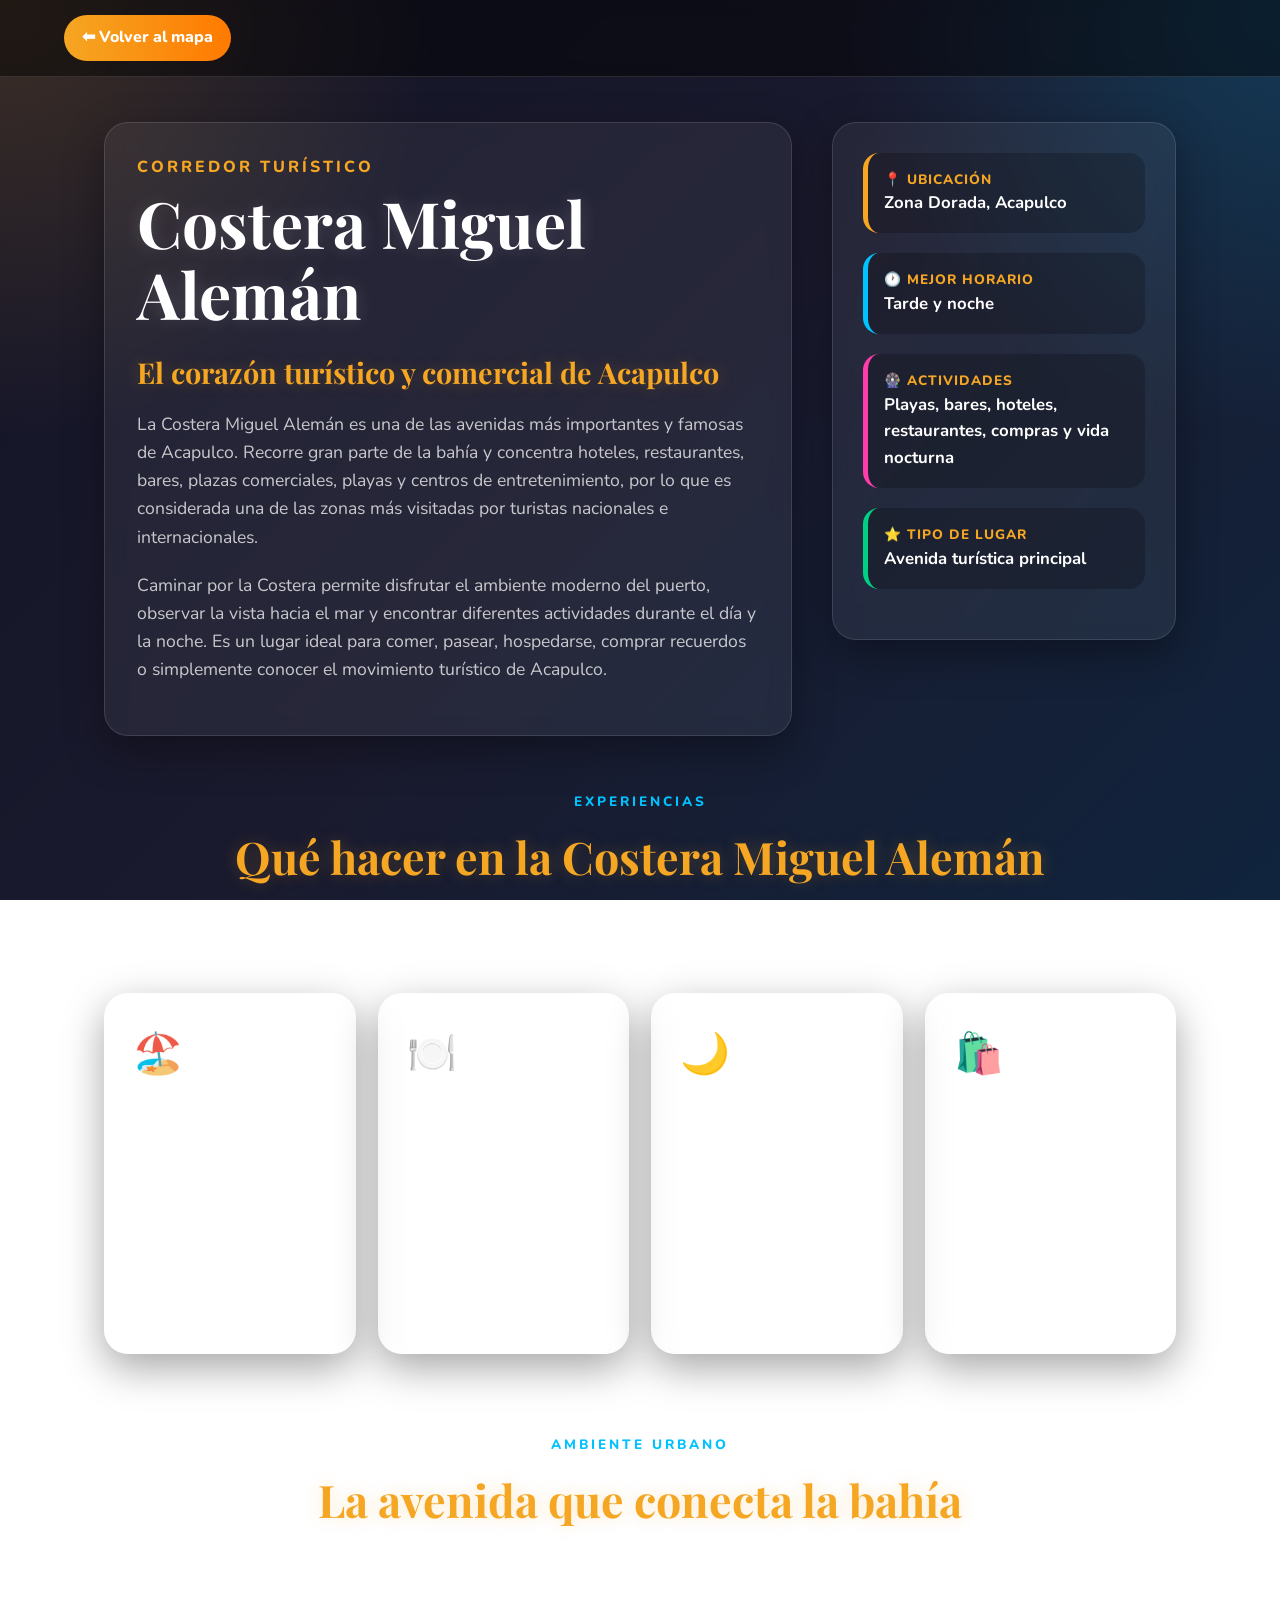
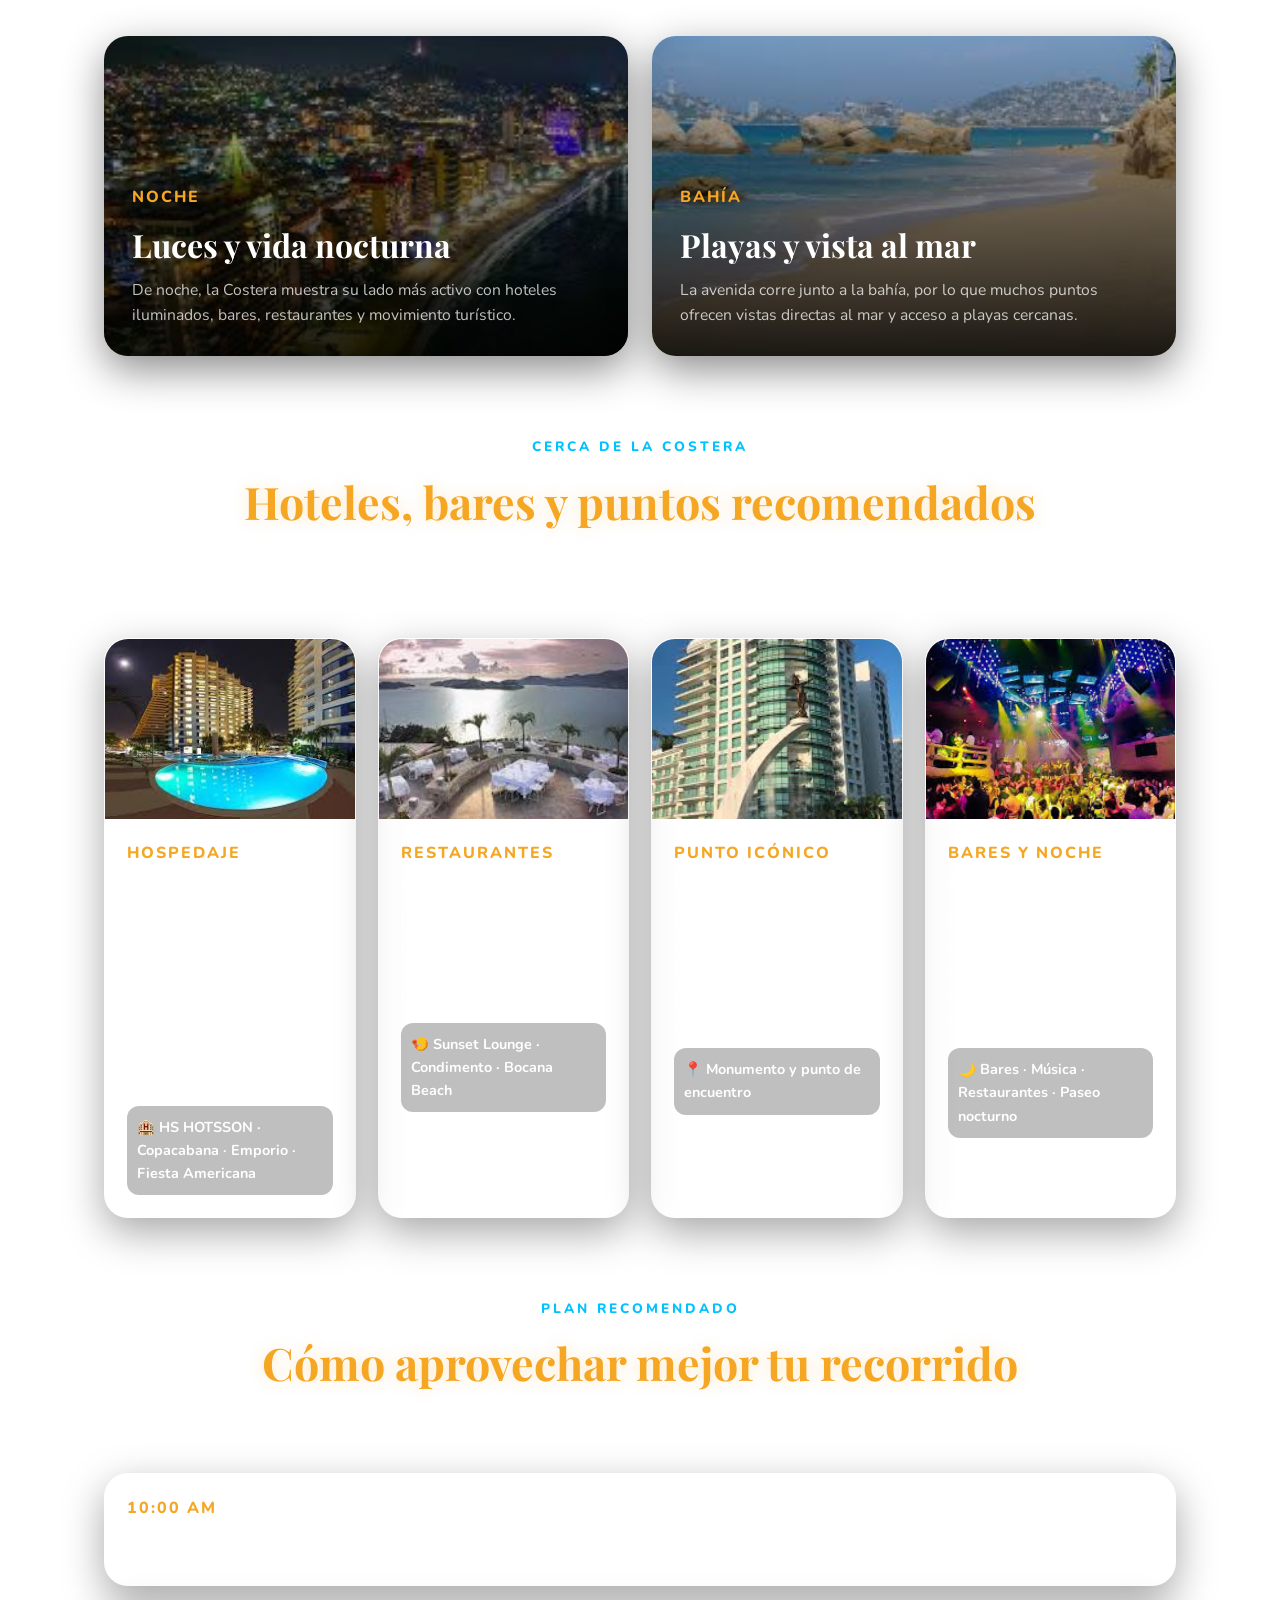
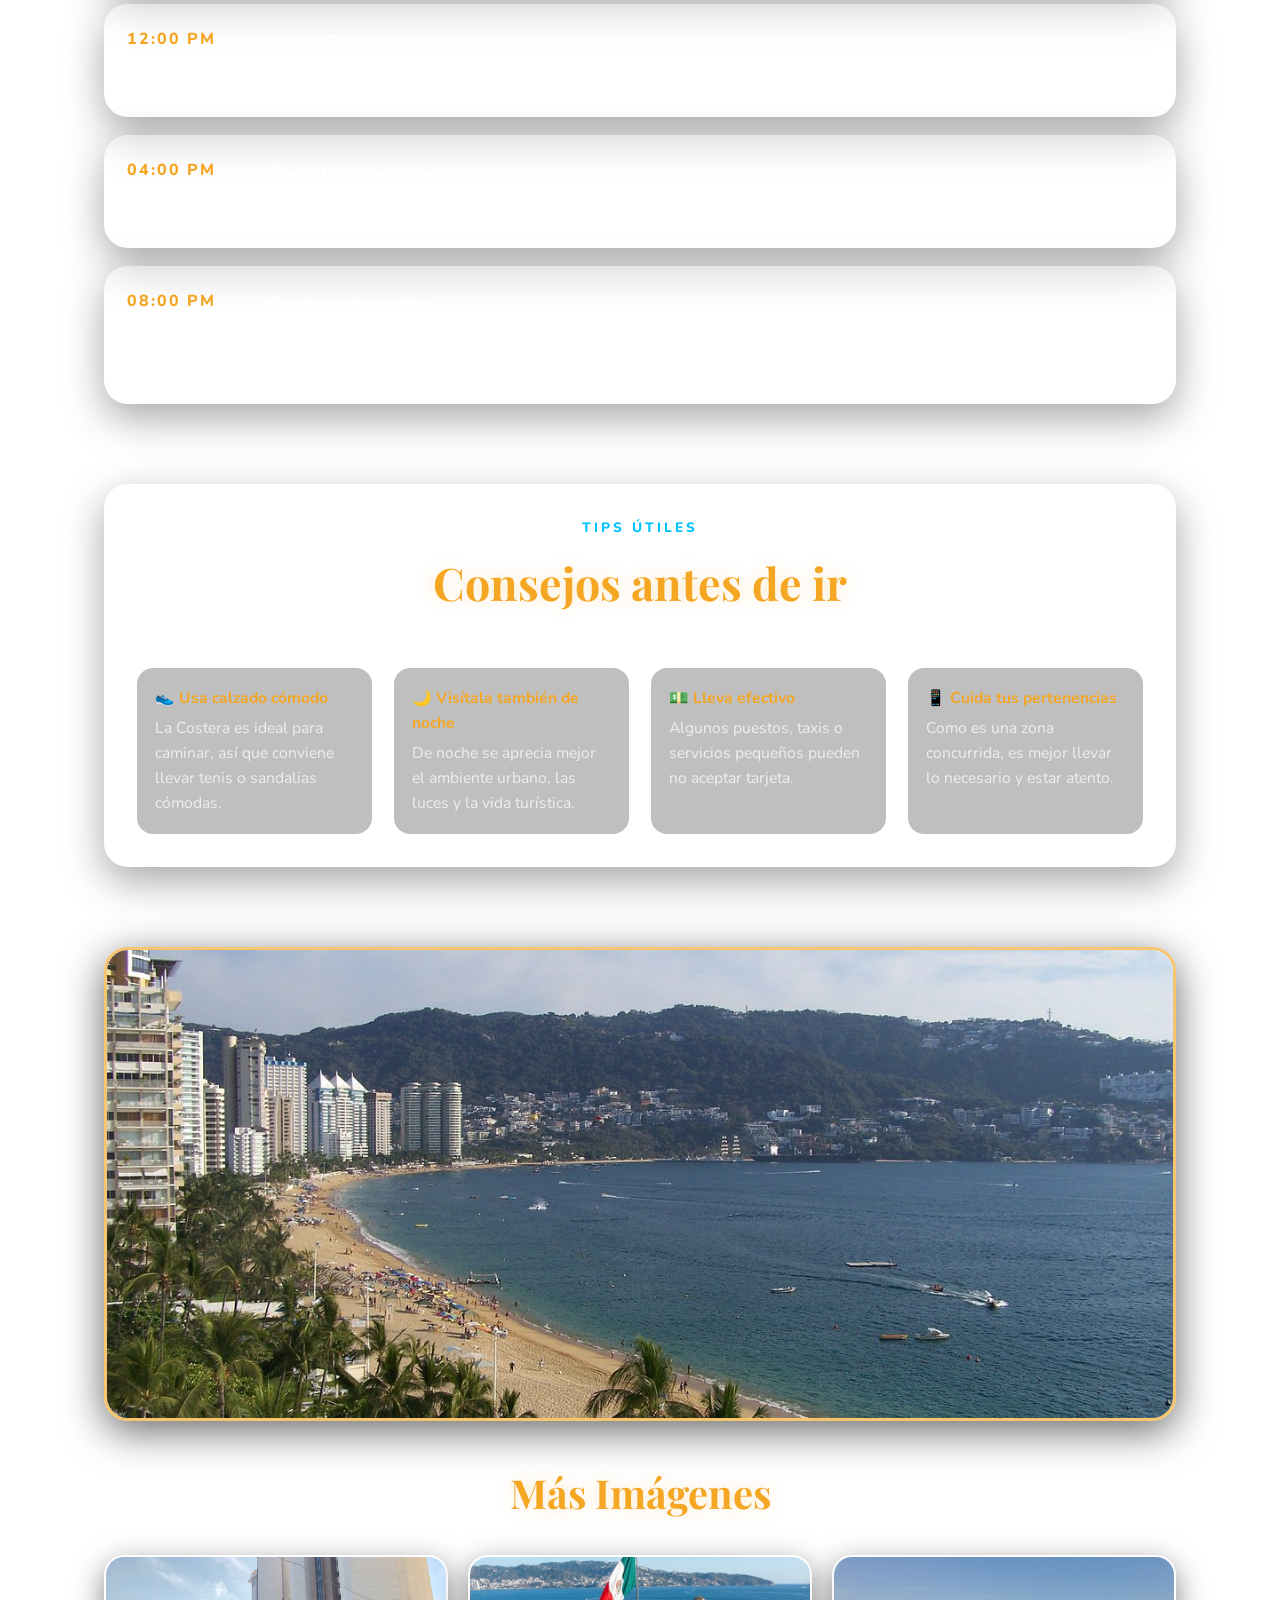
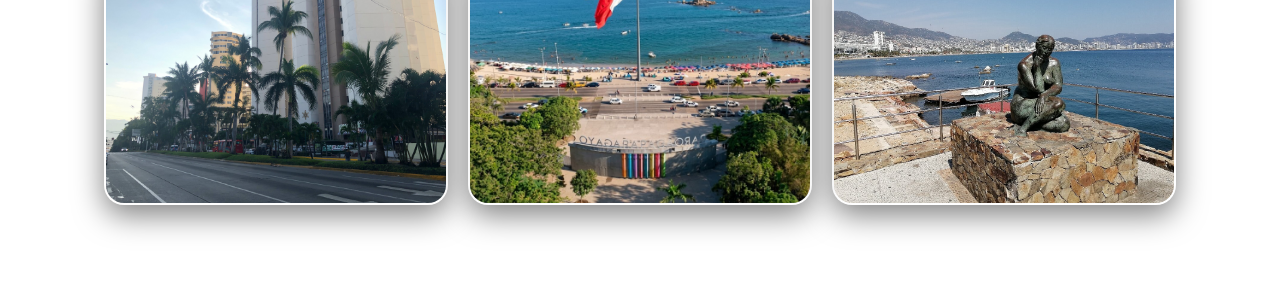
<file: lugares/costera-miguel-aleman.html>
<!DOCTYPE html>
<html lang="es">
<head>
  <meta charset="UTF-8">
  <meta name="viewport" content="width=device-width, initial-scale=1.0">
  <title>AcaConnect - Detalle de la Costera Miguel Alemán</title>

  <link href="https://fonts.googleapis.com/css2?family=Playfair+Display:ital,wght@0,700;1,400&family=Nunito:wght@300;400;600;700;800&display=swap" rel="stylesheet">

  <style>
    :root {
      --gold: #F5A623;
      --dark: #1a1a2e;
      --dark-card: rgba(255, 255, 255, 0.06);
      --text-main: #ffffff;
      --text-muted: rgba(255, 255, 255, 0.75);
      --blue: #00C2FF;
      --pink: #FF3CAC;
      --orange: #FF7A00;
      --green: #00D084;
    }

    * {
      box-sizing: border-box;
      margin: 0;
      padding: 0;
    }

    body {
      font-family: 'Nunito', sans-serif;
      background:
        radial-gradient(circle at top left, rgba(245,166,35,0.18), transparent 28%),
        radial-gradient(circle at top right, rgba(0,194,255,0.18), transparent 28%),
        linear-gradient(135deg, #141426, #1a1a2e, #10243d);
      background-attachment: fixed;
      color: var(--text-main);
      line-height: 1.6;
    }

    .top-bar {
      padding: 15px 5%;
      background: rgba(0,0,0,0.45);
      position: sticky;
      top: 0;
      z-index: 100;
      backdrop-filter: blur(8px);
      border-bottom: 1px solid rgba(255,255,255,0.12);
    }

    .btn-back {
      color: var(--text-main);
      text-decoration: none;
      font-weight: 800;
      background: linear-gradient(90deg, var(--gold), var(--orange));
      padding: 10px 18px;
      border-radius: 30px;
      display: inline-block;
      transition: 0.3s;
    }

    .btn-back:hover {
      transform: translateY(-2px);
      box-shadow: 0 0 22px rgba(245,166,35,0.45);
    }

    .content-wrapper {
      max-width: 1200px;
      margin: 45px auto 55px;
      padding: 0 5%;
      display: grid;
      grid-template-columns: 2fr 1fr;
      gap: 40px;
    }

    .main-info,
    .sidebar,
    .exp-card,
    .nearby-card,
    .time-item,
    .tips-box {
      background: var(--dark-card);
      border: 1px solid rgba(255,255,255,0.12);
      border-radius: 24px;
      box-shadow: 0 14px 40px rgba(0,0,0,0.35);
      backdrop-filter: blur(10px);
    }

    .main-info {
      padding: 32px;
    }

    .page-subtitle {
      font-size: 1rem;
      color: var(--gold);
      letter-spacing: 3px;
      text-transform: uppercase;
      margin-bottom: 8px;
      font-weight: 800;
    }

    .page-title {
      font-family: 'Playfair Display', serif;
      font-size: clamp(2.6rem, 5vw, 4rem);
      margin-bottom: 10px;
      line-height: 1.1;
      color: white;
      text-shadow: 0 0 18px rgba(255,255,255,0.15);
    }

    .main-info h2,
    .section-head h2,
    .gallery-section h2 {
      font-family: 'Playfair Display', serif;
      color: var(--gold);
      text-shadow: 0 0 16px rgba(245,166,35,0.25);
    }

    .main-info h2 {
      font-size: 1.8rem;
      margin: 20px 0 15px;
    }

    .main-info p {
      color: var(--text-muted);
      margin-bottom: 20px;
      font-size: 1.1rem;
    }

    .sidebar {
      padding: 30px;
      height: fit-content;
    }

    .quick-fact {
      margin-bottom: 20px;
      background: rgba(0,0,0,0.22);
      padding: 16px;
      border-radius: 16px;
      border-left: 5px solid var(--gold);
    }

    .quick-fact:nth-child(2) {
      border-left-color: var(--blue);
    }

    .quick-fact:nth-child(3) {
      border-left-color: var(--pink);
    }

    .quick-fact:nth-child(4) {
      border-left-color: var(--green);
    }

    .quick-fact span {
      display: block;
      font-size: 0.85rem;
      color: var(--gold);
      text-transform: uppercase;
      font-weight: 800;
      letter-spacing: 1px;
    }

    .quick-fact p {
      font-size: 1.05rem;
      font-weight: 700;
      color: white;
    }

    .extra-section {
      max-width: 1200px;
      margin: 0 auto 80px;
      padding: 0 5%;
    }

    .section-head {
      text-align: center;
      margin-bottom: 35px;
    }

    .section-head .mini-title {
      color: var(--blue);
      text-transform: uppercase;
      letter-spacing: 3px;
      font-size: 0.85rem;
      font-weight: 800;
    }

    .section-head h2 {
      font-size: clamp(2rem, 4vw, 2.8rem);
      margin-top: 8px;
    }

    .section-head p {
      color: var(--text-muted);
      max-width: 760px;
      margin: 12px auto 0;
      font-size: 1.05rem;
    }

    .experiencias-grid,
    .nearby-grid,
    .tips-list {
      display: grid;
      grid-template-columns: repeat(auto-fit, minmax(230px, 1fr));
      gap: 22px;
    }

    .exp-card {
      padding: 28px;
      transition: 0.3s;
    }

    .exp-card:hover,
    .nearby-card:hover,
    .time-item:hover,
    .photo-card:hover,
    .feature-card:hover {
      transform: translateY(-8px);
      box-shadow: 0 18px 45px rgba(245,166,35,0.25);
    }

    .exp-icon {
      font-size: 2.5rem;
      margin-bottom: 14px;
    }

    .exp-card h3,
    .nearby-body h3,
    .time-content h3 {
      color: white;
      font-size: 1.25rem;
      margin-bottom: 10px;
    }

    .exp-card p,
    .nearby-body p,
    .time-content p,
    .tip,
    .feature-overlay p {
      color: var(--text-muted);
      font-size: 0.98rem;
    }

    .feature-grid {
      display: grid;
      grid-template-columns: repeat(2, 1fr);
      gap: 24px;
    }

    .feature-card {
      position: relative;
      min-height: 320px;
      border-radius: 24px;
      overflow: hidden;
      box-shadow: 0 14px 40px rgba(0,0,0,0.45);
      transition: 0.3s;
    }

    .feature-card img {
      width: 100%;
      height: 100%;
      object-fit: cover;
      position: absolute;
      inset: 0;
    }

    .feature-overlay {
      position: absolute;
      inset: 0;
      background: linear-gradient(to top, rgba(0,0,0,0.88), rgba(0,0,0,0.15));
      display: flex;
      flex-direction: column;
      justify-content: flex-end;
      padding: 28px;
    }

    .feature-overlay span,
    .nearby-tag,
    .time {
      color: var(--gold);
      font-weight: 800;
      letter-spacing: 2px;
      text-transform: uppercase;
    }

    .feature-overlay h3 {
      font-family: 'Playfair Display', serif;
      color: white;
      font-size: 2rem;
      margin: 8px 0;
    }

    .nearby-card {
      overflow: hidden;
      transition: 0.3s;
    }

    .nearby-img {
      height: 180px;
      overflow: hidden;
    }

    .nearby-img img {
      width: 100%;
      height: 100%;
      object-fit: cover;
    }

    .nearby-body {
      padding: 22px;
    }

    .nearby-info {
      margin-top: 14px;
      color: white;
      font-size: 0.9rem;
      font-weight: 700;
      background: rgba(0,0,0,0.25);
      padding: 10px;
      border-radius: 12px;
    }

    .timeline {
      display: grid;
      gap: 18px;
    }

    .time-item {
      display: grid;
      grid-template-columns: 120px 1fr;
      gap: 20px;
      align-items: start;
      padding: 22px;
      transition: 0.3s;
    }

    .tips-box {
      padding: 32px;
    }

    .tip {
      background: rgba(0,0,0,0.25);
      padding: 18px;
      border-radius: 16px;
    }

    .tip strong {
      color: var(--gold);
      display: block;
      margin-bottom: 5px;
    }

    .wide-header-container {
      width: 100%;
      height: fit-content;
      overflow: hidden;
      margin-bottom: 40px;
      border-radius: 24px;
      box-shadow: 0 10px 40px rgba(0,0,0,0.6);
      border: 3px solid rgba(245,166,35,0.65);
    }

    .wide-header-image {
      width: 100%;
      height: auto;
      display: block;
      max-height: 52vh;
      object-fit: cover;
    }

    .gallery-section {
      max-width: 1200px;
      margin: 0 auto 80px;
      padding: 0 5%;
    }

    .gallery-section h2 {
      font-size: 2.5rem;
      margin-bottom: 30px;
      text-align: center;
    }

    .photo-grid {
      display: grid;
      grid-template-columns: repeat(auto-fit, minmax(250px, 1fr));
      gap: 20px;
    }

    .photo-card {
      border-radius: 20px;
      overflow: hidden;
      height: 250px;
      box-shadow: 0 10px 30px rgba(0,0,0,0.5);
      border: 2px solid rgba(255,255,255,0.12);
      transition: 0.3s;
    }

    .photo-card img {
      width: 100%;
      height: 100%;
      object-fit: cover;
      transition: transform 0.4s ease;
    }

    .photo-card img:hover {
      transform: scale(1.08);
    }

    @media (max-width: 768px) {
      .content-wrapper {
        grid-template-columns: 1fr;
      }

      .feature-grid {
        grid-template-columns: 1fr;
      }

      .time-item {
        grid-template-columns: 1fr;
      }

      .main-info h2 {
        font-size: 1.5rem;
      }
    }
  </style>
</head>

<body>

  <div class="top-bar">
    <a href="/acaconnect/#atracciones" class="btn-back">⬅ Volver al mapa</a>
  </div>

  <main class="content-wrapper">

    <article class="main-info">
      <div class="page-subtitle">Corredor turístico</div>
      <h1 class="page-title">Costera Miguel Alemán</h1>
      <h2>El corazón turístico y comercial de Acapulco</h2>

      <p>
        La Costera Miguel Alemán es una de las avenidas más importantes y famosas de Acapulco.
        Recorre gran parte de la bahía y concentra hoteles, restaurantes, bares, plazas comerciales,
        playas y centros de entretenimiento, por lo que es considerada una de las zonas más visitadas
        por turistas nacionales e internacionales.
      </p>

      <p>
        Caminar por la Costera permite disfrutar el ambiente moderno del puerto, observar la vista
        hacia el mar y encontrar diferentes actividades durante el día y la noche. Es un lugar ideal
        para comer, pasear, hospedarse, comprar recuerdos o simplemente conocer el movimiento turístico
        de Acapulco.
      </p>
    </article>

    <aside class="sidebar">
      <div class="quick-fact">
        <span>📍 Ubicación</span>
        <p>Zona Dorada, Acapulco</p>
      </div>

      <div class="quick-fact">
        <span>🕐 Mejor horario</span>
        <p>Tarde y noche</p>
      </div>

      <div class="quick-fact">
        <span>🎡 Actividades</span>
        <p>Playas, bares, hoteles, restaurantes, compras y vida nocturna</p>
      </div>

      <div class="quick-fact">
        <span>⭐ Tipo de lugar</span>
        <p>Avenida turística principal</p>
      </div>
    </aside>

  </main>

  <section class="extra-section">
    <div class="section-head">
      <div class="mini-title">Experiencias</div>
      <h2>Qué hacer en la Costera Miguel Alemán</h2>
      <p>
        La Costera es una zona completa para turistas: aquí puedes caminar frente a la bahía,
        visitar playas, comer, hospedarte, salir de noche y conocer algunos de los puntos más
        representativos de Acapulco.
      </p>
    </div>

    <div class="experiencias-grid">
      <div class="exp-card">
        <div class="exp-icon">🏖️</div>
        <h3>Playas cercanas</h3>
        <p>
          Desde la Costera puedes llegar fácilmente a playas como Condesa, Icacos y Hornos,
          ideales para nadar, caminar o tomar fotos frente a la bahía.
        </p>
      </div>

      <div class="exp-card">
        <div class="exp-icon">🍽️</div>
        <h3>Restaurantes y mariscos</h3>
        <p>
          La zona cuenta con restaurantes de comida mexicana, mariscos, cafeterías y espacios
          con vista al mar para disfrutar durante el día o la noche.
        </p>
      </div>

      <div class="exp-card">
        <div class="exp-icon">🌙</div>
        <h3>Vida nocturna</h3>
        <p>
          Al caer la noche, la Costera se vuelve una de las zonas con más ambiente gracias a sus
          bares, música, luces y movimiento turístico.
        </p>
      </div>

      <div class="exp-card">
        <div class="exp-icon">🛍️</div>
        <h3>Compras y paseo</h3>
        <p>
          Puedes recorrer plazas, tiendas, puestos de recuerdos y zonas comerciales cercanas
          para complementar tu visita.
        </p>
      </div>
    </div>
  </section>

  <section class="extra-section">
    <div class="section-head">
      <div class="mini-title">Ambiente urbano</div>
      <h2>La avenida que conecta la bahía</h2>
      <p>
        Sus hoteles, restaurantes y playas hacen que la Costera sea uno de los lugares más activos
        y representativos del Acapulco Dorado.
      </p>
    </div>

    <div class="feature-grid">
      <div class="feature-card">
        <img src="../imagenes/costera_noche.jpg" alt="Costera Miguel Alemán de noche" onerror="this.src='../imagenes/costera3.jpg'">
        <div class="feature-overlay">
          <span>Noche</span>
          <h3>Luces y vida nocturna</h3>
          <p>
            De noche, la Costera muestra su lado más activo con hoteles iluminados, bares, restaurantes
            y movimiento turístico.
          </p>
        </div>
      </div>

      <div class="feature-card">
        <img src="../imagenes/costera_playa.jpg" alt="Playa cercana a la Costera Miguel Alemán" onerror="this.src='../imagenes/CosteraMA.jpg'">
        <div class="feature-overlay">
          <span>Bahía</span>
          <h3>Playas y vista al mar</h3>
          <p>
            La avenida corre junto a la bahía, por lo que muchos puntos ofrecen vistas directas al mar
            y acceso a playas cercanas.
          </p>
        </div>
      </div>
    </div>
  </section>

  <section class="extra-section">
    <div class="section-head">
      <div class="mini-title">Cerca de la Costera</div>
      <h2>Hoteles, bares y puntos recomendados</h2>
      <p>
        Esta zona concentra varias opciones para hospedarse, comer, tomar algo y visitar lugares
        emblemáticos sin alejarse demasiado.
      </p>
    </div>

    <div class="nearby-grid">
      <div class="nearby-card">
        <div class="nearby-img">
          <img src="../imagenes/costera_hotel.jpg" alt="Hoteles en la Costera Miguel Alemán" onerror="this.src='../imagenes/CosteraMA.jpg'">
        </div>
        <div class="nearby-body">
          <div class="nearby-tag">Hospedaje</div>
          <h3>Hoteles en Zona Dorada</h3>
          <p>
            En la zona se encuentran hoteles reconocidos y hospedajes cerca de la playa,
            ideales para quienes quieren estar en el centro del ambiente turístico.
          </p>
          <div class="nearby-info">🏨 HS HOTSSON · Copacabana · Emporio · Fiesta Americana</div>
        </div>
      </div>

      <div class="nearby-card">
        <div class="nearby-img">
          <img src="../imagenes/costera_restaurante.jpg" alt="Restaurantes en la Costera Miguel Alemán" onerror="this.src='../imagenes/costera1.jpg'">
        </div>
        <div class="nearby-body">
          <div class="nearby-tag">Restaurantes</div>
          <h3>Comida y mariscos</h3>
          <p>
            Hay restaurantes de mariscos, comida mexicana, cafeterías y lugares para cenar con ambiente turístico.
          </p>
          <div class="nearby-info">🍤 Sunset Lounge · Condimento · Bocana Beach</div>
        </div>
      </div>

      <div class="nearby-card">
        <div class="nearby-img">
          <img src="../imagenes/costera_diana.jpg" alt="La Diana Cazadora en Acapulco" onerror="this.src='../imagenes/costera2.jpg'">
        </div>
        <div class="nearby-body">
          <div class="nearby-tag">Punto icónico</div>
          <h3>La Diana Cazadora</h3>
          <p>
            Es uno de los puntos más conocidos de la Costera y funciona como referencia para turistas
            que recorren la Zona Dorada.
          </p>
          <div class="nearby-info">📍 Monumento y punto de encuentro</div>
        </div>
      </div>

      <div class="nearby-card">
        <div class="nearby-img">
          <img src="../imagenes/costera_bar.jpg" alt="Bares en la Costera Miguel Alemán" onerror="this.src='../imagenes/costera3.jpg'">
        </div>
        <div class="nearby-body">
          <div class="nearby-tag">Bares y noche</div>
          <h3>Ambiente nocturno</h3>
          <p>
            La Costera es una zona ideal para salir por la noche, escuchar música, caminar y disfrutar
            el ambiente turístico del puerto.
          </p>
          <div class="nearby-info">🌙 Bares · Música · Restaurantes · Paseo nocturno</div>
        </div>
      </div>
    </div>
  </section>

  <section class="extra-section">
    <div class="section-head">
      <div class="mini-title">Plan recomendado</div>
      <h2>Cómo aprovechar mejor tu recorrido</h2>
      <p>
        Este plan convierte la página en una guía más completa para quien quiera recorrer la Costera.
      </p>
    </div>

    <div class="timeline">
      <div class="time-item">
        <div class="time">10:00 AM</div>
        <div class="time-content">
          <h3>Desayuno y paseo inicial</h3>
          <p>
            Inicia con un desayuno cerca de la Zona Dorada y camina por la avenida para ubicar playas,
            tiendas y restaurantes.
          </p>
        </div>
      </div>

      <div class="time-item">
        <div class="time">12:00 PM</div>
        <div class="time-content">
          <h3>Playa Condesa o Icacos</h3>
          <p>
            Aprovecha el día para visitar una playa cercana, tomar fotos y disfrutar el mar.
          </p>
        </div>
      </div>

      <div class="time-item">
        <div class="time">04:00 PM</div>
        <div class="time-content">
          <h3>Comida y compras</h3>
          <p>
            Después de la playa, puedes comer mariscos, visitar una plaza o comprar recuerdos.
          </p>
        </div>
      </div>

      <div class="time-item">
        <div class="time">08:00 PM</div>
        <div class="time-content">
          <h3>Costera de noche</h3>
          <p>
            Por la noche, la zona se llena de luces, música y movimiento. Es buen momento para cenar
            o caminar por los puntos más activos.
          </p>
        </div>
      </div>
    </div>
  </section>

  <section class="extra-section">
    <div class="tips-box">
      <div class="section-head" style="margin-bottom: 10px;">
        <div class="mini-title">Tips útiles</div>
        <h2>Consejos antes de ir</h2>
        <p>
          Recomendaciones sencillas para que el recorrido por la Costera sea más cómodo.
        </p>
      </div>

      <div class="tips-list">
        <div class="tip">
          <strong>👟 Usa calzado cómodo</strong>
          La Costera es ideal para caminar, así que conviene llevar tenis o sandalias cómodas.
        </div>

        <div class="tip">
          <strong>🌙 Visítala también de noche</strong>
          De noche se aprecia mejor el ambiente urbano, las luces y la vida turística.
        </div>

        <div class="tip">
          <strong>💵 Lleva efectivo</strong>
          Algunos puestos, taxis o servicios pequeños pueden no aceptar tarjeta.
        </div>

        <div class="tip">
          <strong>📱 Cuida tus pertenencias</strong>
          Como es una zona concurrida, es mejor llevar lo necesario y estar atento.
        </div>
      </div>
    </div>
  </section>

  <section class="gallery-section">

    <div class="wide-header-container">
      <img src="../imagenes/CosteraMA.jpg" class="wide-header-image" alt="Vista panorámica de la Costera Miguel Alemán">
    </div>

    <h2>Más Imágenes</h2>

    <div class="photo-grid">
      <div class="photo-card">
        <img src="../imagenes/costera1.jpg" alt="Vista urbana de la Costera Miguel Alemán">
      </div>

      <div class="photo-card">
        <img src="../imagenes/costera2.jpg" alt="Bahía de Acapulco desde la Costera">
      </div>

      <div class="photo-card">
        <img src="../imagenes/costera3.jpg" alt="Zona turística de la Costera Miguel Alemán">
      </div>
    </div>
  </section>

</body>
</html>
</file>
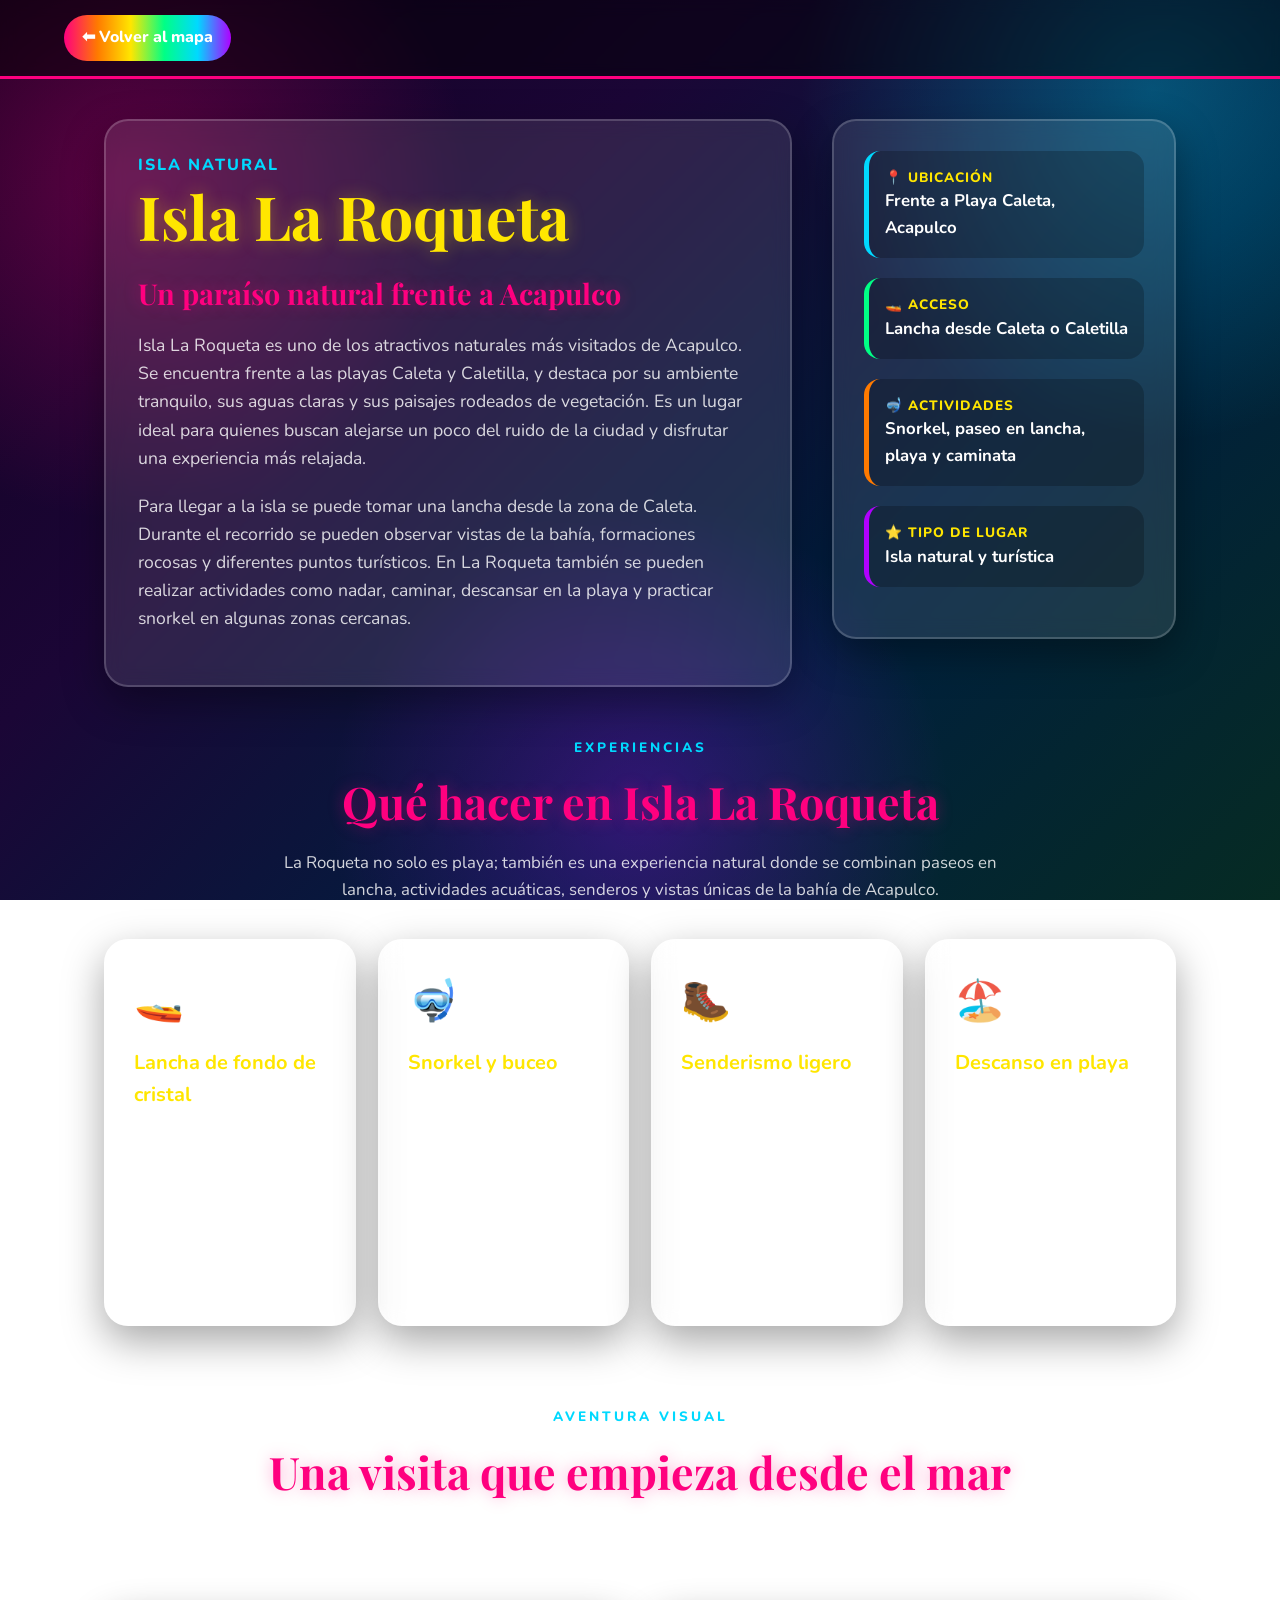
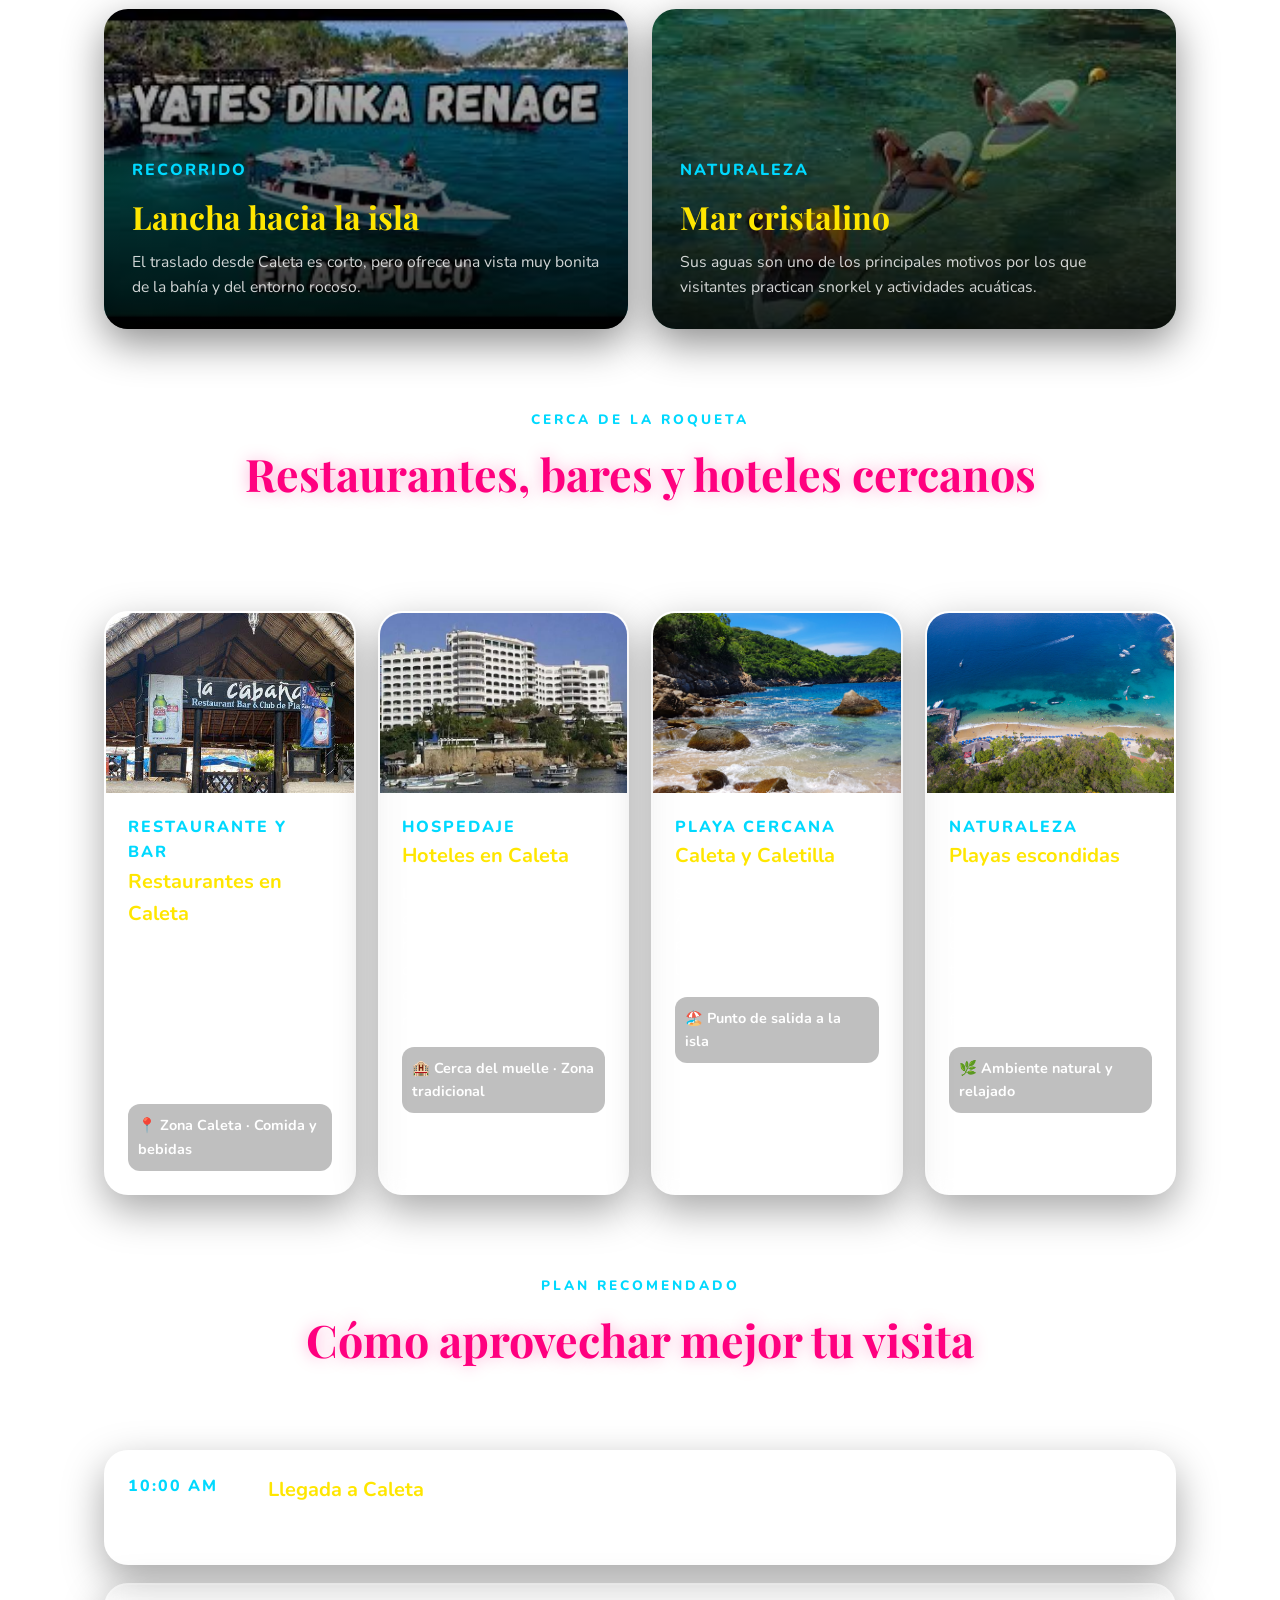
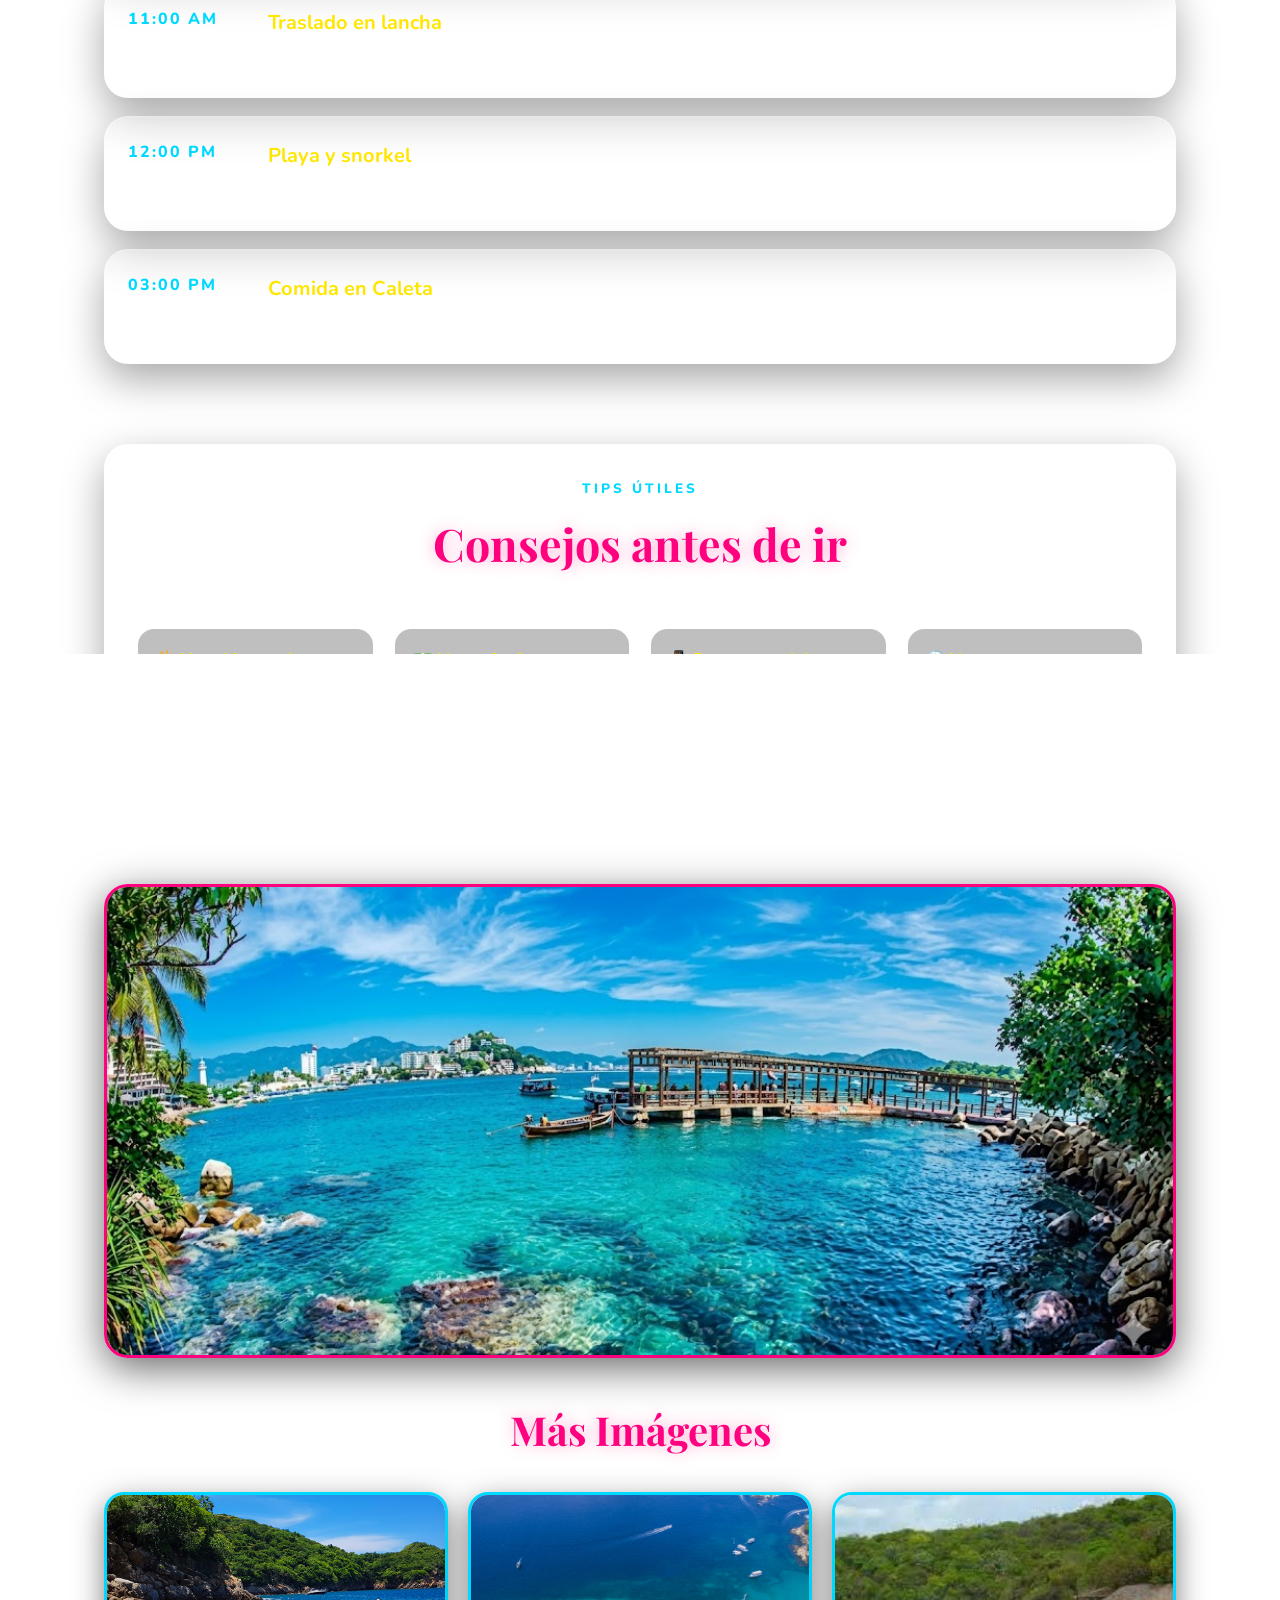
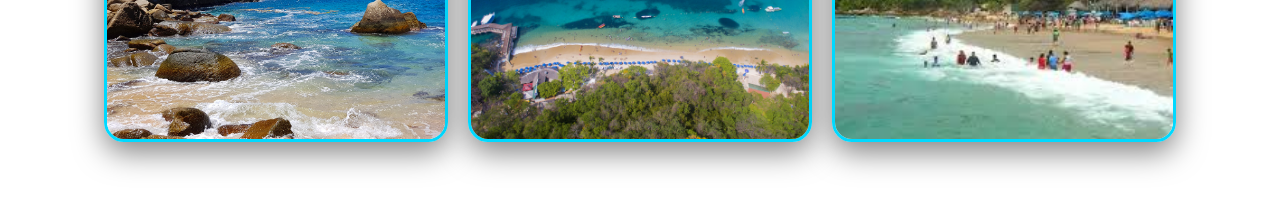
<file: lugares/isla-roqueta.html>
<!DOCTYPE html>
<html lang="es">
<head>
  <meta charset="UTF-8">
  <meta name="viewport" content="width=device-width, initial-scale=1.0">
  <title>AcaConnect - Detalle de Isla La Roqueta</title>

  <link href="https://fonts.googleapis.com/css2?family=Playfair+Display:ital,wght@0,700;1,400&family=Nunito:wght@300;400;600;700;800&display=swap" rel="stylesheet">

  <style>
    :root {
      --gold: #ffcc00;
      --dark: #150025;
      --dark-card: rgba(255, 255, 255, 0.10);
      --text-main: #ffffff;
      --text-muted: rgba(255, 255, 255, 0.82);
      --pink: #ff007f;
      --orange: #ff7a00;
      --yellow: #ffe600;
      --green: #00ff85;
      --cyan: #00d9ff;
      --blue: #304ffe;
      --purple: #b000ff;
    }

    * {
      box-sizing: border-box;
      margin: 0;
      padding: 0;
    }

    body {
      font-family: 'Nunito', sans-serif;
      background:
        radial-gradient(circle at 10% 20%, rgba(255,0,127,0.30), transparent 25%),
        radial-gradient(circle at 90% 10%, rgba(0,217,255,0.30), transparent 25%),
        radial-gradient(circle at 50% 90%, rgba(176,0,255,0.28), transparent 30%),
        linear-gradient(135deg, #12001f, #1b0636, #001f3f, #062b23);
      color: var(--text-main);
      line-height: 1.6;
      background-attachment: fixed;
    }

    .top-bar {
      padding: 15px 5%;
      background: rgba(0,0,0,0.45);
      backdrop-filter: blur(8px);
      border-bottom: 3px solid var(--pink);
      position: sticky;
      top: 0;
      z-index: 100;
    }

    .btn-back {
      color: white;
      text-decoration: none;
      font-weight: 800;
      background: linear-gradient(90deg, var(--pink), var(--orange), var(--yellow), var(--green), var(--cyan), var(--purple));
      padding: 10px 18px;
      border-radius: 30px;
      display: inline-block;
      transition: 0.3s;
    }

    .btn-back:hover {
      transform: scale(1.05);
      box-shadow: 0 0 25px rgba(255,255,255,0.45);
    }

    .content-wrapper {
      max-width: 1200px;
      margin: 40px auto 50px;
      padding: 0 5%;
      display: grid;
      grid-template-columns: 2fr 1fr;
      gap: 40px;
    }

    .main-info,
    .sidebar,
    .exp-card,
    .nearby-card,
    .time-item,
    .tips-box {
      background: rgba(255,255,255,0.10);
      border: 2px solid rgba(255,255,255,0.18);
      border-radius: 24px;
      box-shadow: 0 15px 40px rgba(0,0,0,0.35);
      backdrop-filter: blur(10px);
    }

    .main-info {
      padding: 32px;
    }

    .main-info .page-subtitle {
      font-size: 1rem;
      color: var(--cyan);
      letter-spacing: 2px;
      text-transform: uppercase;
      margin-bottom: 5px;
      font-weight: 800;
    }

    .main-info .page-title {
      font-family: 'Playfair Display', serif;
      font-size: clamp(2.5rem, 5vw, 3.8rem);
      margin-bottom: 10px;
      line-height: 1.1;
      color: var(--yellow);
      text-shadow: 0 0 18px rgba(255,230,0,0.35);
    }

    .main-info h2,
    .section-head h2,
    .gallery-section h2 {
      font-family: 'Playfair Display', serif;
      color: var(--pink);
      text-shadow: 0 0 16px rgba(255,0,127,0.35);
    }

    .main-info h2 {
      font-size: 1.8rem;
      margin: 20px 0 15px;
    }

    .main-info p {
      color: var(--text-muted);
      margin-bottom: 20px;
      font-size: 1.1rem;
    }

    .sidebar {
      padding: 30px;
      height: fit-content;
    }

    .quick-fact {
      margin-bottom: 20px;
      background: rgba(0,0,0,0.22);
      padding: 16px;
      border-radius: 16px;
      border-left: 5px solid var(--cyan);
    }

    .quick-fact:nth-child(2) {
      border-left-color: var(--green);
    }

    .quick-fact:nth-child(3) {
      border-left-color: var(--orange);
    }

    .quick-fact:nth-child(4) {
      border-left-color: var(--purple);
    }

    .quick-fact span {
      display: block;
      font-size: 0.85rem;
      color: var(--yellow);
      text-transform: uppercase;
      font-weight: 800;
      letter-spacing: 1px;
    }

    .quick-fact p {
      font-size: 1.05rem;
      font-weight: 700;
      color: white;
    }

    .extra-section {
      max-width: 1200px;
      margin: 0 auto 80px;
      padding: 0 5%;
    }

    .section-head {
      text-align: center;
      margin-bottom: 35px;
    }

    .section-head .mini-title {
      color: var(--cyan);
      text-transform: uppercase;
      letter-spacing: 3px;
      font-size: 0.85rem;
      font-weight: 800;
    }

    .section-head h2 {
      font-size: clamp(2rem, 4vw, 2.8rem);
      margin-top: 8px;
    }

    .section-head p {
      color: var(--text-muted);
      max-width: 760px;
      margin: 12px auto 0;
      font-size: 1.05rem;
    }

    .experiencias-grid,
    .nearby-grid,
    .tips-list {
      display: grid;
      grid-template-columns: repeat(auto-fit, minmax(230px, 1fr));
      gap: 22px;
    }

    .exp-card {
      padding: 28px;
      transition: 0.3s;
    }

    .exp-card:hover,
    .nearby-card:hover,
    .time-item:hover,
    .photo-card:hover,
    .feature-card:hover {
      transform: translateY(-8px);
      box-shadow: 0 18px 45px rgba(255,0,127,0.28);
    }

    .exp-icon {
      font-size: 2.5rem;
      margin-bottom: 14px;
    }

    .exp-card h3,
    .nearby-body h3,
    .time-content h3 {
      color: var(--yellow);
      font-size: 1.25rem;
      margin-bottom: 10px;
    }

    .exp-card p,
    .nearby-body p,
    .time-content p,
    .tip,
    .feature-overlay p {
      color: var(--text-muted);
      font-size: 0.98rem;
    }

    .feature-grid {
      display: grid;
      grid-template-columns: repeat(2, 1fr);
      gap: 24px;
    }

    .feature-card {
      position: relative;
      min-height: 320px;
      border-radius: 24px;
      overflow: hidden;
      box-shadow: 0 14px 40px rgba(0,0,0,0.45);
      transition: 0.3s;
    }

    .feature-card img {
      width: 100%;
      height: 100%;
      object-fit: cover;
      position: absolute;
      inset: 0;
    }

    .feature-overlay {
      position: absolute;
      inset: 0;
      background: linear-gradient(to top, rgba(0,0,0,0.85), rgba(0,0,0,0.15));
      display: flex;
      flex-direction: column;
      justify-content: flex-end;
      padding: 28px;
    }

    .feature-overlay span,
    .nearby-tag,
    .time {
      color: var(--cyan);
      font-weight: 800;
      letter-spacing: 2px;
      text-transform: uppercase;
    }

    .feature-overlay h3 {
      font-family: 'Playfair Display', serif;
      color: var(--yellow);
      font-size: 2rem;
      margin: 8px 0;
    }

    .nearby-card {
      overflow: hidden;
      transition: 0.3s;
    }

    .nearby-img {
      height: 180px;
      overflow: hidden;
    }

    .nearby-img img {
      width: 100%;
      height: 100%;
      object-fit: cover;
    }

    .nearby-body {
      padding: 22px;
    }

    .nearby-info {
      margin-top: 14px;
      color: white;
      font-size: 0.9rem;
      font-weight: 700;
      background: rgba(0,0,0,0.25);
      padding: 10px;
      border-radius: 12px;
    }

    .timeline {
      display: grid;
      gap: 18px;
    }

    .time-item {
      display: grid;
      grid-template-columns: 120px 1fr;
      gap: 20px;
      align-items: start;
      padding: 22px;
      transition: 0.3s;
    }

    .tips-box {
      padding: 32px;
    }

    .tip {
      background: rgba(0,0,0,0.25);
      padding: 18px;
      border-radius: 16px;
    }

    .tip strong {
      color: var(--yellow);
      display: block;
      margin-bottom: 5px;
    }

    .wide-header-container {
      width: 100%;
      height: fit-content;
      overflow: hidden;
      margin-bottom: 40px;
      border-radius: 24px;
      box-shadow: 0 10px 40px rgba(0,0,0,0.6);
      border: 3px solid var(--pink);
    }

    .wide-header-image {
      width: 100%;
      height: auto;
      display: block;
      max-height: 52vh;
      object-fit: cover;
    }

    .gallery-section {
      max-width: 1200px;
      margin: 0 auto 80px;
      padding: 0 5%;
    }

    .gallery-section h2 {
      font-size: 2.5rem;
      margin-bottom: 30px;
      text-align: center;
    }

    .photo-grid {
      display: grid;
      grid-template-columns: repeat(auto-fit, minmax(250px, 1fr));
      gap: 20px;
    }

    .photo-card {
      border-radius: 20px;
      overflow: hidden;
      height: 250px;
      box-shadow: 0 10px 30px rgba(0,0,0,0.5);
      border: 3px solid var(--cyan);
      transition: 0.3s;
    }

    .photo-card img {
      width: 100%;
      height: 100%;
      object-fit: cover;
      transition: transform 0.4s ease;
    }

    .photo-card img:hover {
      transform: scale(1.08);
    }

    @media (max-width: 768px) {
      .content-wrapper {
        grid-template-columns: 1fr;
      }

      .feature-grid {
        grid-template-columns: 1fr;
      }

      .time-item {
        grid-template-columns: 1fr;
      }

      .main-info h2 {
        font-size: 1.5rem;
      }
    }
  </style>
</head>

<body>

  <div class="top-bar">
    <a href="/acaconnect/#atracciones" class="btn-back">⬅ Volver al mapa</a>
  </div>

  <main class="content-wrapper">

    <article class="main-info">
      <div class="page-subtitle">Isla Natural</div>
      <h1 class="page-title">Isla La Roqueta</h1>
      <h2>Un paraíso natural frente a Acapulco</h2>

      <p>
        Isla La Roqueta es uno de los atractivos naturales más visitados de Acapulco.
        Se encuentra frente a las playas Caleta y Caletilla, y destaca por su ambiente tranquilo,
        sus aguas claras y sus paisajes rodeados de vegetación. Es un lugar ideal para quienes
        buscan alejarse un poco del ruido de la ciudad y disfrutar una experiencia más relajada.
      </p>

      <p>
        Para llegar a la isla se puede tomar una lancha desde la zona de Caleta. Durante el recorrido
        se pueden observar vistas de la bahía, formaciones rocosas y diferentes puntos turísticos.
        En La Roqueta también se pueden realizar actividades como nadar, caminar, descansar en la playa
        y practicar snorkel en algunas zonas cercanas.
      </p>
    </article>

    <aside class="sidebar">
      <div class="quick-fact">
        <span>📍 Ubicación</span>
        <p>Frente a Playa Caleta, Acapulco</p>
      </div>

      <div class="quick-fact">
        <span>🚤 Acceso</span>
        <p>Lancha desde Caleta o Caletilla</p>
      </div>

      <div class="quick-fact">
        <span>🤿 Actividades</span>
        <p>Snorkel, paseo en lancha, playa y caminata</p>
      </div>

      <div class="quick-fact">
        <span>⭐ Tipo de lugar</span>
        <p>Isla natural y turística</p>
      </div>
    </aside>

  </main>

  <section class="extra-section">
    <div class="section-head">
      <div class="mini-title">Experiencias</div>
      <h2>Qué hacer en Isla La Roqueta</h2>
      <p>
        La Roqueta no solo es playa; también es una experiencia natural donde se combinan paseos en lancha,
        actividades acuáticas, senderos y vistas únicas de la bahía de Acapulco.
      </p>
    </div>

    <div class="experiencias-grid">
      <div class="exp-card">
        <div class="exp-icon">🚤</div>
        <h3>Lancha de fondo de cristal</h3>
        <p>
          Una de las formas más tradicionales de llegar a la isla. Durante el recorrido se pueden apreciar
          zonas del mar, formaciones rocosas y la vista de la bahía.
        </p>
      </div>

      <div class="exp-card">
        <div class="exp-icon">🤿</div>
        <h3>Snorkel y buceo</h3>
        <p>
          Sus aguas tranquilas permiten observar parte del ecosistema marino. Es una actividad ideal
          para quienes buscan aventura sin alejarse demasiado de la playa.
        </p>
      </div>

      <div class="exp-card">
        <div class="exp-icon">🥾</div>
        <h3>Senderismo ligero</h3>
        <p>
          La isla cuenta con zonas naturales para caminar, observar vegetación y disfrutar un ambiente
          más relajado que el de las zonas más concurridas del puerto.
        </p>
      </div>

      <div class="exp-card">
        <div class="exp-icon">🏖️</div>
        <h3>Descanso en playa</h3>
        <p>
          Es perfecta para nadar, tomar fotos, descansar bajo una palapa y disfrutar un día tranquilo
          frente al mar.
        </p>
      </div>
    </div>
  </section>

  <section class="extra-section">
    <div class="section-head">
      <div class="mini-title">Aventura visual</div>
      <h2>Una visita que empieza desde el mar</h2>
      <p>
        El camino hacia La Roqueta es parte del atractivo: el recorrido en lancha permite observar
        Acapulco desde otra perspectiva y llegar a una zona más natural.
      </p>
    </div>

    <div class="feature-grid">
      <div class="feature-card">
        <img src="../imagenes/roqueta_lancha.jpg" alt="Lancha hacia Isla La Roqueta" onerror="this.src='../imagenes/laroqueta1.jpg'">
        <div class="feature-overlay">
          <span>Recorrido</span>
          <h3>Lancha hacia la isla</h3>
          <p>
            El traslado desde Caleta es corto, pero ofrece una vista muy bonita de la bahía y del entorno rocoso.
          </p>
        </div>
      </div>

      <div class="feature-card">
        <img src="../imagenes/roqueta_snorkel.jpg" alt="Snorkel en Isla La Roqueta" onerror="this.src='../imagenes/laroqueta2.jpg'">
        <div class="feature-overlay">
          <span>Naturaleza</span>
          <h3>Mar cristalino</h3>
          <p>
            Sus aguas son uno de los principales motivos por los que visitantes practican snorkel y actividades acuáticas.
          </p>
        </div>
      </div>
    </div>
  </section>

  <section class="extra-section">
    <div class="section-head">
      <div class="mini-title">Cerca de La Roqueta</div>
      <h2>Restaurantes, bares y hoteles cercanos</h2>
      <p>
        Como la isla se visita principalmente desde Caleta y Caletilla, las mejores opciones para comer,
        hospedarse o tomar algo se encuentran en esa zona cercana al muelle.
      </p>
    </div>

    <div class="nearby-grid">
      <div class="nearby-card">
        <div class="nearby-img">
          <img src="../imagenes/roqueta_restaurante.jpg" alt="Restaurante cercano a Caleta" onerror="this.src='../imagenes/laroqueta3.jpg'">
        </div>
        <div class="nearby-body">
          <div class="nearby-tag">Restaurante y bar</div>
          <h3>Restaurantes en Caleta</h3>
          <p>
            La zona de Caleta cuenta con restaurantes de ambiente playero, mariscos, comida mexicana
            y bebidas para disfrutar antes o después del paseo a La Roqueta.
          </p>
          <div class="nearby-info">📍 Zona Caleta · Comida y bebidas</div>
        </div>
      </div>

      <div class="nearby-card">
        <div class="nearby-img">
          <img src="../imagenes/roqueta_hotel.jpg" alt="Hotel cercano a Caleta" onerror="this.src='../imagenes/LaRoquetauwu.jpg'">
        </div>
        <div class="nearby-body">
          <div class="nearby-tag">Hospedaje</div>
          <h3>Hoteles en Caleta</h3>
          <p>
            La zona cercana a Caleta cuenta con hoteles y hospedajes ideales para quienes quieren estar
            cerca del muelle, la playa y los recorridos hacia la isla.
          </p>
          <div class="nearby-info">🏨 Cerca del muelle · Zona tradicional</div>
        </div>
      </div>

      <div class="nearby-card">
        <div class="nearby-img">
          <img src="../imagenes/laroqueta1.jpg" alt="Playa Caleta y Caletilla">
        </div>
        <div class="nearby-body">
          <div class="nearby-tag">Playa cercana</div>
          <h3>Caleta y Caletilla</h3>
          <p>
            Son playas tradicionales de Acapulco y funcionan como punto principal para tomar lanchas
            hacia La Roqueta.
          </p>
          <div class="nearby-info">🏖️ Punto de salida a la isla</div>
        </div>
      </div>

      <div class="nearby-card">
        <div class="nearby-img">
          <img src="../imagenes/laroqueta2.jpg" alt="Vista natural de La Roqueta">
        </div>
        <div class="nearby-body">
          <div class="nearby-tag">Naturaleza</div>
          <h3>Playas escondidas</h3>
          <p>
            Además de su playa principal, La Roqueta destaca por zonas más tranquilas y rincones naturales
            perfectos para fotos y descanso.
          </p>
          <div class="nearby-info">🌿 Ambiente natural y relajado</div>
        </div>
      </div>
    </div>
  </section>

  <section class="extra-section">
    <div class="section-head">
      <div class="mini-title">Plan recomendado</div>
      <h2>Cómo aprovechar mejor tu visita</h2>
      <p>
        Este plan orienta al turista como si fuera una guía real para disfrutar mejor el recorrido.
      </p>
    </div>

    <div class="timeline">
      <div class="time-item">
        <div class="time">10:00 AM</div>
        <div class="time-content">
          <h3>Llegada a Caleta</h3>
          <p>
            Llegar temprano ayuda a encontrar mejor lugar, tomar fotos y comprar el paseo en lancha con calma.
          </p>
        </div>
      </div>

      <div class="time-item">
        <div class="time">11:00 AM</div>
        <div class="time-content">
          <h3>Traslado en lancha</h3>
          <p>
            El recorrido hacia La Roqueta es parte de la experiencia, ideal para ver la bahía desde el mar.
          </p>
        </div>
      </div>

      <div class="time-item">
        <div class="time">12:00 PM</div>
        <div class="time-content">
          <h3>Playa y snorkel</h3>
          <p>
            Ya en la isla se puede nadar, descansar, caminar por la zona o practicar actividades acuáticas.
          </p>
        </div>
      </div>

      <div class="time-item">
        <div class="time">03:00 PM</div>
        <div class="time-content">
          <h3>Comida en Caleta</h3>
          <p>
            Al regresar, una buena opción es comer mariscos o comida mexicana en restaurantes cercanos al muelle.
          </p>
        </div>
      </div>
    </div>
  </section>

  <section class="extra-section">
    <div class="tips-box">
      <div class="section-head" style="margin-bottom: 10px;">
        <div class="mini-title">Tips útiles</div>
        <h2>Consejos antes de ir</h2>
        <p>
          Detalles sencillos que hacen que la visita sea más cómoda, segura y agradable.
        </p>
      </div>

      <div class="tips-list">
        <div class="tip">
          <strong>☀️ Lleva bloqueador</strong>
          El sol puede sentirse fuerte durante el paseo y en la playa.
        </div>

        <div class="tip">
          <strong>💵 Lleva efectivo</strong>
          Algunos servicios pequeños pueden no aceptar tarjeta.
        </div>

        <div class="tip">
          <strong>📱 Protege tu celular</strong>
          Una funda contra agua ayuda mucho si tomas fotos en lancha.
        </div>

        <div class="tip">
          <strong>🕐 Ve temprano</strong>
          Así aprovechas mejor la luz, la playa y el recorrido.
        </div>
      </div>
    </div>
  </section>

  <section class="gallery-section">

    <div class="wide-header-container">
      <img src="../imagenes/LaRoquetauwu.jpg" class="wide-header-image" alt="Vista panorámica de Isla La Roqueta">
    </div>

    <h2>Más Imágenes</h2>

    <div class="photo-grid">
      <div class="photo-card">
        <img src="../imagenes/laroqueta1.jpg" alt="Vista de Isla La Roqueta">
      </div>

      <div class="photo-card">
        <img src="../imagenes/laroqueta2.jpg" alt="Playa de Isla La Roqueta">
      </div>

      <div class="photo-card">
        <img src="../imagenes/laroqueta3.jpg" alt="Mar y naturaleza en Isla La Roqueta">
      </div>
    </div>
  </section>

</body>
</html>
</file>
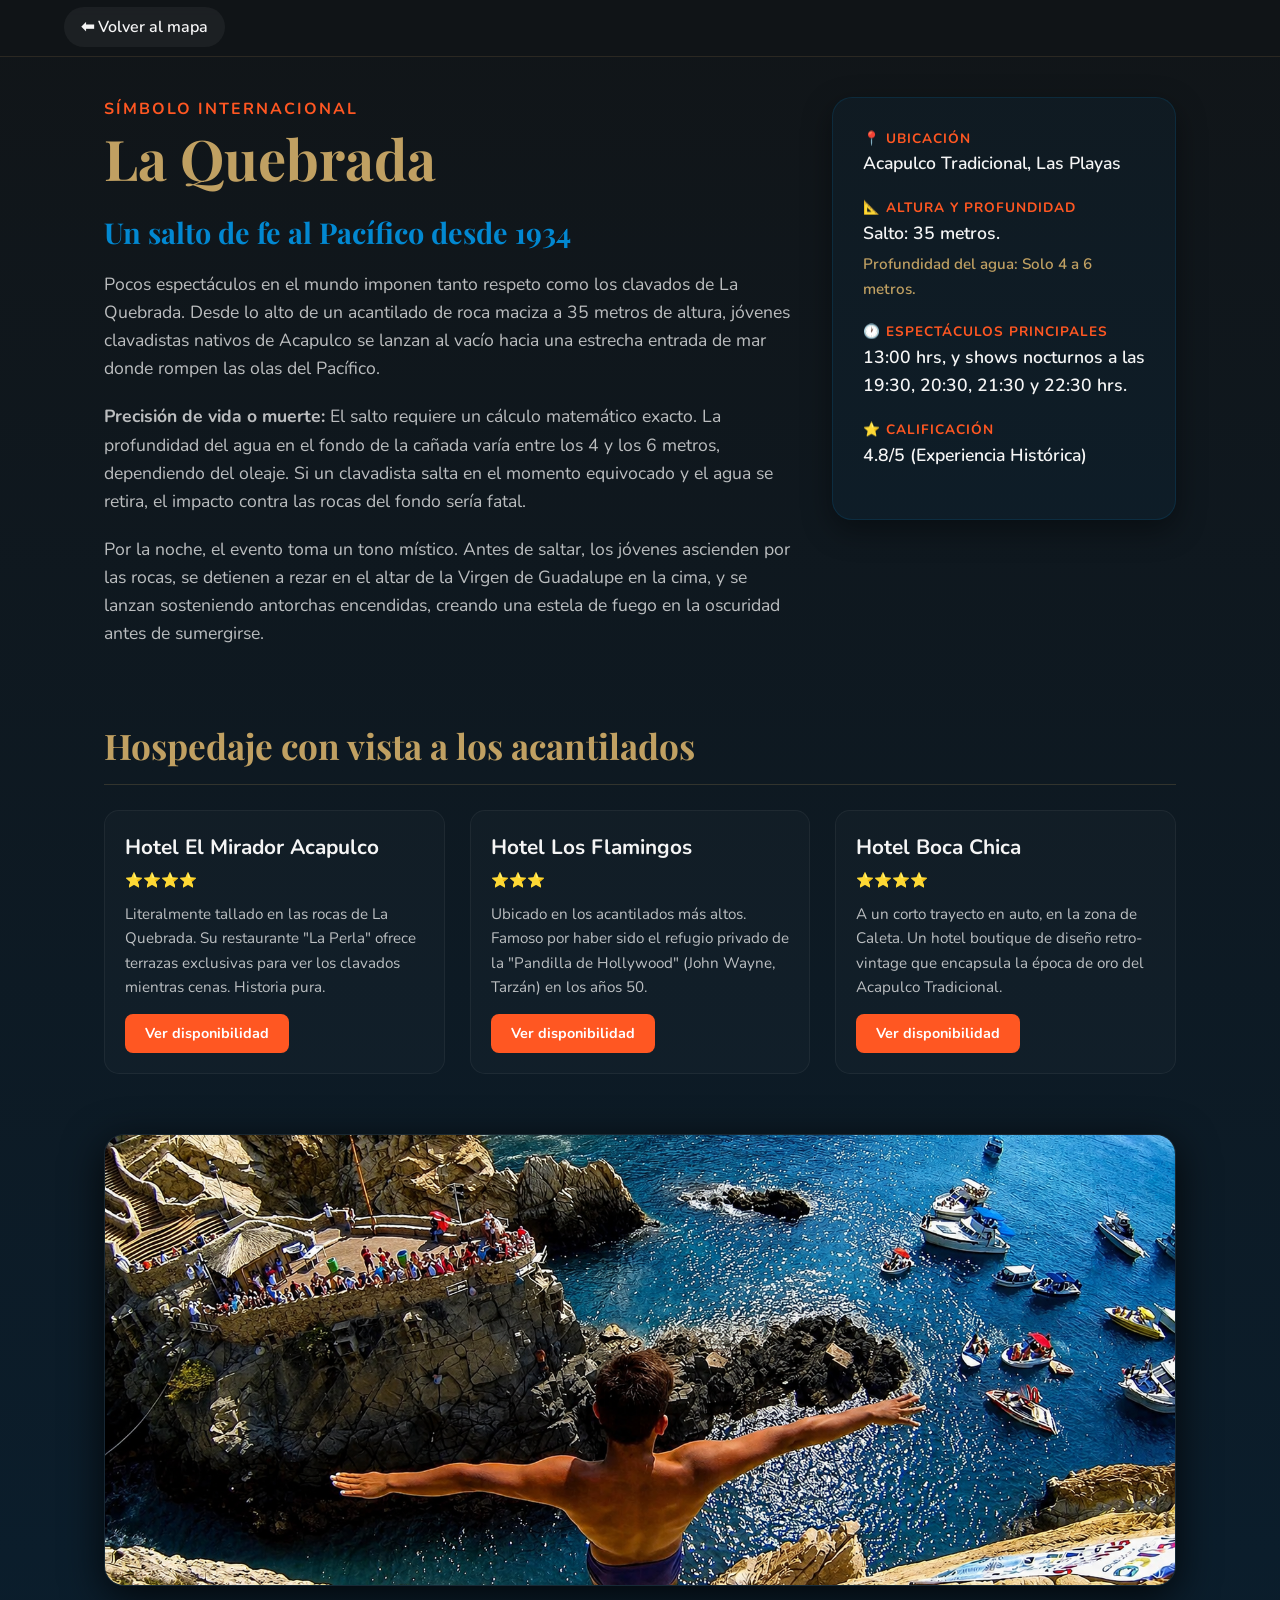
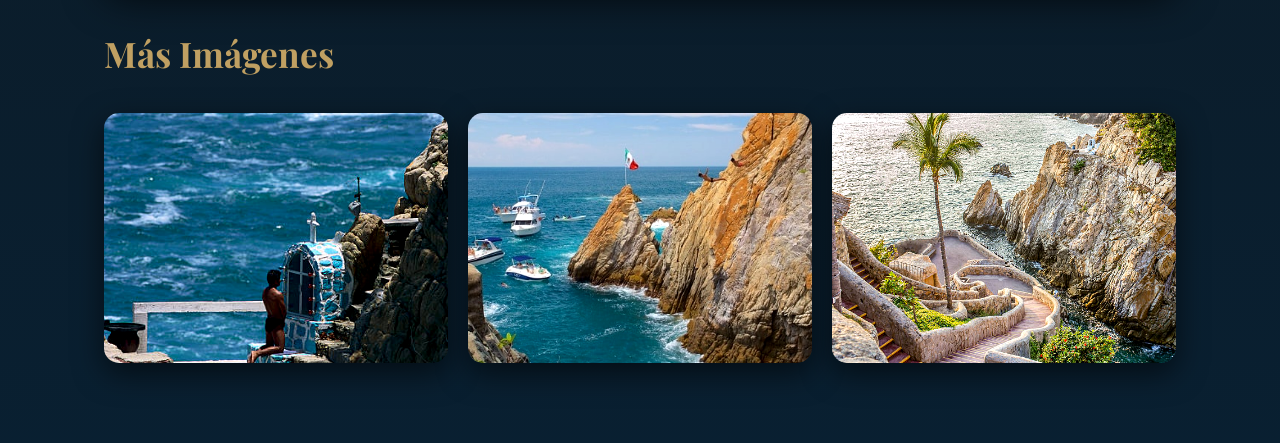
<file: lugares/la-quebrada.html>
<!DOCTYPE html>
<html lang="es">
<head>
  <meta charset="UTF-8">
  <meta name="viewport" content="width=device-width, initial-scale=1.0">
  <title>AcaConnect - Detalle de La Quebrada</title>
  <link href="https://fonts.googleapis.com/css2?family=Playfair+Display:ital,wght@0,700;1,400&family=Nunito:wght@300;400;600;700&display=swap" rel="stylesheet">
  <style>
    /* PALETA DE COLORES: VIBRAS DE LA QUEBRADA */
    :root {
      --cliff-dark: #111518;      /* Gris oscuro profundo (Piedra húmeda) */
      --ocean-deep: #012a4a;      /* Azul Pacífico muy oscuro para el degradado */
      --stone-gold: #C0A062;      /* Dorado viejo/Piedra iluminada */
      --torch-orange: #FF5722;    /* Naranja vibrante del fuego */
      --pacific-blue: #0288D1;    /* Azul del mar abierto */
      --dark-card: rgba(2, 136, 209, 0.05);
      --text-main: #f5f5f5;
      --text-muted: rgba(245, 245, 245, 0.75);
    }

    * { box-sizing: border-box; margin: 0; padding: 0; }

    /* --- JUEGO CREATIVO CON EL FONDO --- */
    body {
      font-family: 'Nunito', sans-serif;
      color: var(--text-main);
      line-height: 1.6;
      
      /* Definimos un degradado profundo para el fondo */
      background-color: var(--cliff-dark);
      background-image: linear-gradient(180deg, var(--cliff-dark) 0%, var(--ocean-deep) 50%, var(--cliff-dark) 100%);
      background-size: 100% 400%; /* Hacemos el degradado muy alto para poder moverlo */
      
      /* Aplicamos la animación 'mareaProfunda' */
      animation: mareaProfunda 20s ease-in-out infinite;
    }

    /* Definición de la animación: mueve sutilmente el degradado de arriba a abajo */
    @keyframes mareaProfunda {
      0%, 100% { background-position: 50% 0%; }
      50% { background-position: 50% 100%; }
    }
    /* ----------------------------------- */

    /* BARRA SUPERIOR */
    .top-bar {
      padding: 15px 5%;
      background: rgba(17, 21, 24, 0.85);
      position: relative;
      z-index: 10;
      backdrop-filter: blur(8px);
      border-bottom: 1px solid rgba(192, 160, 98, 0.15);
    }
    .btn-back {
      color: var(--text-main);
      text-decoration: none;
      font-weight: 600;
      background: rgba(255,255,255,0.05);
      padding: 8px 16px;
      border-radius: 30px;
      transition: all 0.3s ease;
      border: 1px solid transparent;
    }
    .btn-back:hover { 
      background: rgba(255, 87, 34, 0.1); 
      color: var(--torch-orange); 
      border-color: var(--torch-orange);
    }

    /* CONTENEDOR PRINCIPAL */
    .content-wrapper {
      max-width: 1200px;
      margin: 40px auto 50px; 
      padding: 0 5%;
      display: grid;
      grid-template-columns: 2fr 1fr;
      gap: 40px;
      position: relative; /* Asegura que el contenido esté sobre la animación del fondo */
      z-index: 5;
    }

    /* COLUMNA DE TEXTO */
    .main-info .page-subtitle {
      font-size: 1rem;
      color: var(--torch-orange);
      letter-spacing: 2px;
      text-transform: uppercase;
      margin-bottom: 5px;
      font-weight: 700;
    }
    .main-info .page-title {
      font-family: 'Playfair Display', serif;
      font-size: clamp(2.5rem, 5vw, 3.5rem);
      margin-bottom: 10px;
      line-height: 1.1;
      color: var(--stone-gold);
    }
    .main-info h2 {
      font-family: 'Playfair Display', serif;
      font-size: 1.8rem;
      margin: 20px 0 15px;
      color: var(--pacific-blue);
    }
    .main-info p {
      color: var(--text-muted);
      margin-bottom: 20px;
      font-size: 1.1rem;
    }

    /* BARRA LATERAL (DATOS RÁPIDOS) */
    .sidebar {
      background: var(--dark-card);
      padding: 30px;
      border-radius: 20px;
      border: 1px solid rgba(2, 136, 209, 0.15);
      height: fit-content;
      box-shadow: 0 10px 30px rgba(0,0,0,0.4);
    }
    .quick-fact {
      margin-bottom: 20px;
    }
    .quick-fact span {
      display: block;
      font-size: 0.85rem;
      color: var(--torch-orange);
      text-transform: uppercase;
      font-weight: 700;
      letter-spacing: 1px;
    }
    .quick-fact p {
      font-size: 1.1rem;
      font-weight: 600;
      color: var(--text-main);
    }
    .alert-text {
      color: var(--stone-gold) !important;
      font-size: 0.95rem !important;
      margin-top: 5px;
    }

    /* SECCIÓN DE HOTELES */
    .hotels-section {
      max-width: 1200px;
      margin: 0 auto 60px;
      padding: 0 5%;
      position: relative;
      z-index: 5;
    }
    .hotels-section h2 {
      font-family: 'Playfair Display', serif;
      font-size: 2.2rem;
      color: var(--stone-gold);
      margin-bottom: 25px;
      border-bottom: 1px solid rgba(192, 160, 98, 0.2);
      padding-bottom: 10px;
    }
    .hotels-grid {
      display: grid;
      grid-template-columns: repeat(auto-fit, minmax(300px, 1fr));
      gap: 25px;
    }
    .hotel-card {
      background: rgba(255, 255, 255, 0.02);
      border-radius: 15px;
      padding: 20px;
      border: 1px solid rgba(255, 255, 255, 0.05);
      transition: transform 0.3s ease, border-color 0.3s;
    }
    .hotel-card:hover {
      transform: translateY(-5px);
      border-color: var(--torch-orange);
      background: rgba(255, 87, 34, 0.05);
    }
    .hotel-name {
      font-size: 1.3rem;
      font-weight: 700;
      color: var(--text-main);
      margin-bottom: 5px;
    }
    .hotel-stars { color: var(--stone-gold); font-size: 0.9rem; margin-bottom: 10px; }
    .hotel-desc { font-size: 0.95rem; color: var(--text-muted); margin-bottom: 15px; }
    .btn-book {
      display: inline-block;
      background: var(--torch-orange);
      color: #fff;
      padding: 8px 20px;
      border-radius: 8px;
      text-decoration: none;
      font-weight: 700;
      font-size: 0.9rem;
      transition: background 0.3s;
    }
    .btn-book:hover { background: #E64A19; }

    /* ESTILO DE LA IMAGEN ALARGADA EN LA GALERÍA */
    .wide-header-container {
      width: 100%;
      height: fit-content;
      overflow: hidden;
      margin-bottom: 40px; 
      border-radius: 20px; 
      box-shadow: 0 10px 40px rgba(0,0,0,0.8);
      border: 1px solid rgba(255, 255, 255, 0.05);
    }
    .wide-header-image {
      width: 100%;
      height: auto;
      display: block;
      max-height: 50vh;
      object-fit: cover;
    }

    /* GALERÍA DE IMÁGENES EXTRA */
    .gallery-section {
      max-width: 1200px;
      margin: 0 auto 80px;
      padding: 0 5%;
      position: relative;
      z-index: 5;
    }
    .gallery-section h2 {
      font-family: 'Playfair Display', serif;
      font-size: 2.2rem;
      color: var(--stone-gold);
      margin-bottom: 30px;
    }
    .photo-grid {
      display: grid;
      grid-template-columns: repeat(auto-fit, minmax(250px, 1fr));
      gap: 20px;
    }
    .photo-card {
      border-radius: 15px;
      overflow: hidden;
      height: 250px;
      box-shadow: 0 10px 30px rgba(0,0,0,0.6);
    }
    .photo-card img {
      width: 100%;
      height: 100%;
      object-fit: cover;
      transition: transform 0.4s ease;
      filter: contrast(1.1);
    }
    .photo-card img:hover { transform: scale(1.08); }

    /* ADAPTACIÓN PARA CELULARES */
    @media (max-width: 768px) {
      .content-wrapper { grid-template-columns: 1fr; }
      .main-info h2 { font-size: 1.5rem; }
    }
  </style>
</head>
<body>

  <div class="top-bar">
    <a href="/acaconnect/#atracciones" class="btn-back">⬅ Volver al mapa</a>
  </div>

  <main class="content-wrapper">
    
    <article class="main-info">
      <div class="page-subtitle">Símbolo Internacional</div>
      <h1 class="page-title">La Quebrada</h1>
      <h2>Un salto de fe al Pacífico desde 1934</h2>
      <p>
        Pocos espectáculos en el mundo imponen tanto respeto como los clavados de La Quebrada. Desde lo alto de un acantilado de roca maciza a 35 metros de altura, jóvenes clavadistas nativos de Acapulco se lanzan al vacío hacia una estrecha entrada de mar donde rompen las olas del Pacífico.
      </p>
      <p>
        <strong>Precisión de vida o muerte:</strong> El salto requiere un cálculo matemático exacto. La profundidad del agua en el fondo de la cañada varía entre los 4 y los 6 metros, dependiendo del oleaje. Si un clavadista salta en el momento equivocado y el agua se retira, el impacto contra las rocas del fondo sería fatal.
      </p>
      <p>
        Por la noche, el evento toma un tono místico. Antes de saltar, los jóvenes ascienden por las rocas, se detienen a rezar en el altar de la Virgen de Guadalupe en la cima, y se lanzan sosteniendo antorchas encendidas, creando una estela de fuego en la oscuridad antes de sumergirse.
      </p>
    </article>

    <aside class="sidebar">
      <div class="quick-fact">
        <span>📍 Ubicación</span>
        <p>Acapulco Tradicional, Las Playas</p>
      </div>
      <div class="quick-fact">
        <span>📐 Altura y Profundidad</span>
        <p>Salto: 35 metros.</p>
        <p class="alert-text">Profundidad del agua: Solo 4 a 6 metros.</p>
      </div>
      <div class="quick-fact">
        <span>🕐 Espectáculos Principales</span>
        <p>13:00 hrs, y shows nocturnos a las 19:30, 20:30, 21:30 y 22:30 hrs.</p>
      </div>
      <div class="quick-fact">
        <span>⭐ Calificación</span>
        <p>4.8/5 (Experiencia Histórica)</p>
      </div>
    </aside>

  </main>

  <section class="hotels-section">
    <h2>Hospedaje con vista a los acantilados</h2>
    <div class="hotels-grid">
      
      <div class="hotel-card">
        <div class="hotel-name">Hotel El Mirador Acapulco</div>
        <div class="hotel-stars">⭐⭐⭐⭐</div>
        <p class="hotel-desc">Literalmente tallado en las rocas de La Quebrada. Su restaurante "La Perla" ofrece terrazas exclusivas para ver los clavados mientras cenas. Historia pura.</p>
        <a href="#" class="btn-book">Ver disponibilidad</a>
      </div>

      <div class="hotel-card">
        <div class="hotel-name">Hotel Los Flamingos</div>
        <div class="hotel-stars">⭐⭐⭐</div>
        <p class="hotel-desc">Ubicado en los acantilados más altos. Famoso por haber sido el refugio privado de la "Pandilla de Hollywood" (John Wayne, Tarzán) en los años 50.</p>
        <a href="#" class="btn-book">Ver disponibilidad</a>
      </div>

      <div class="hotel-card">
        <div class="hotel-name">Hotel Boca Chica</div>
        <div class="hotel-stars">⭐⭐⭐⭐</div>
        <p class="hotel-desc">A un corto trayecto en auto, en la zona de Caleta. Un hotel boutique de diseño retro-vintage que encapsula la época de oro del Acapulco Tradicional.</p>
        <a href="#" class="btn-book">Ver disponibilidad</a>
      </div>

    </div>
  </section>

  <section class="gallery-section">
    
    <div class="wide-header-container">
      <img src="../imagenes/LAQUEBRADALONG.png" class="wide-header-image" alt="Vista panorámica de La Quebrada y el Pacífico">
    </div>

    <h2>Más Imágenes</h2>
    <div class="photo-grid">
      <div class="photo-card">
        <img src="../imagenes/quebrada1.jpg" alt="Clavadista en el aire">
      </div>
      <div class="photo-card">
        <img src="../imagenes/quebrada2.jpg" alt="Altar de la Virgen en la cima">
      </div>
      <div class="photo-card">
        <img src="../imagenes/quebrada3.jpg" alt="Clavados nocturnos con antorchas">
      </div>
    </div>
  </section>

</body>
</html>
</file>
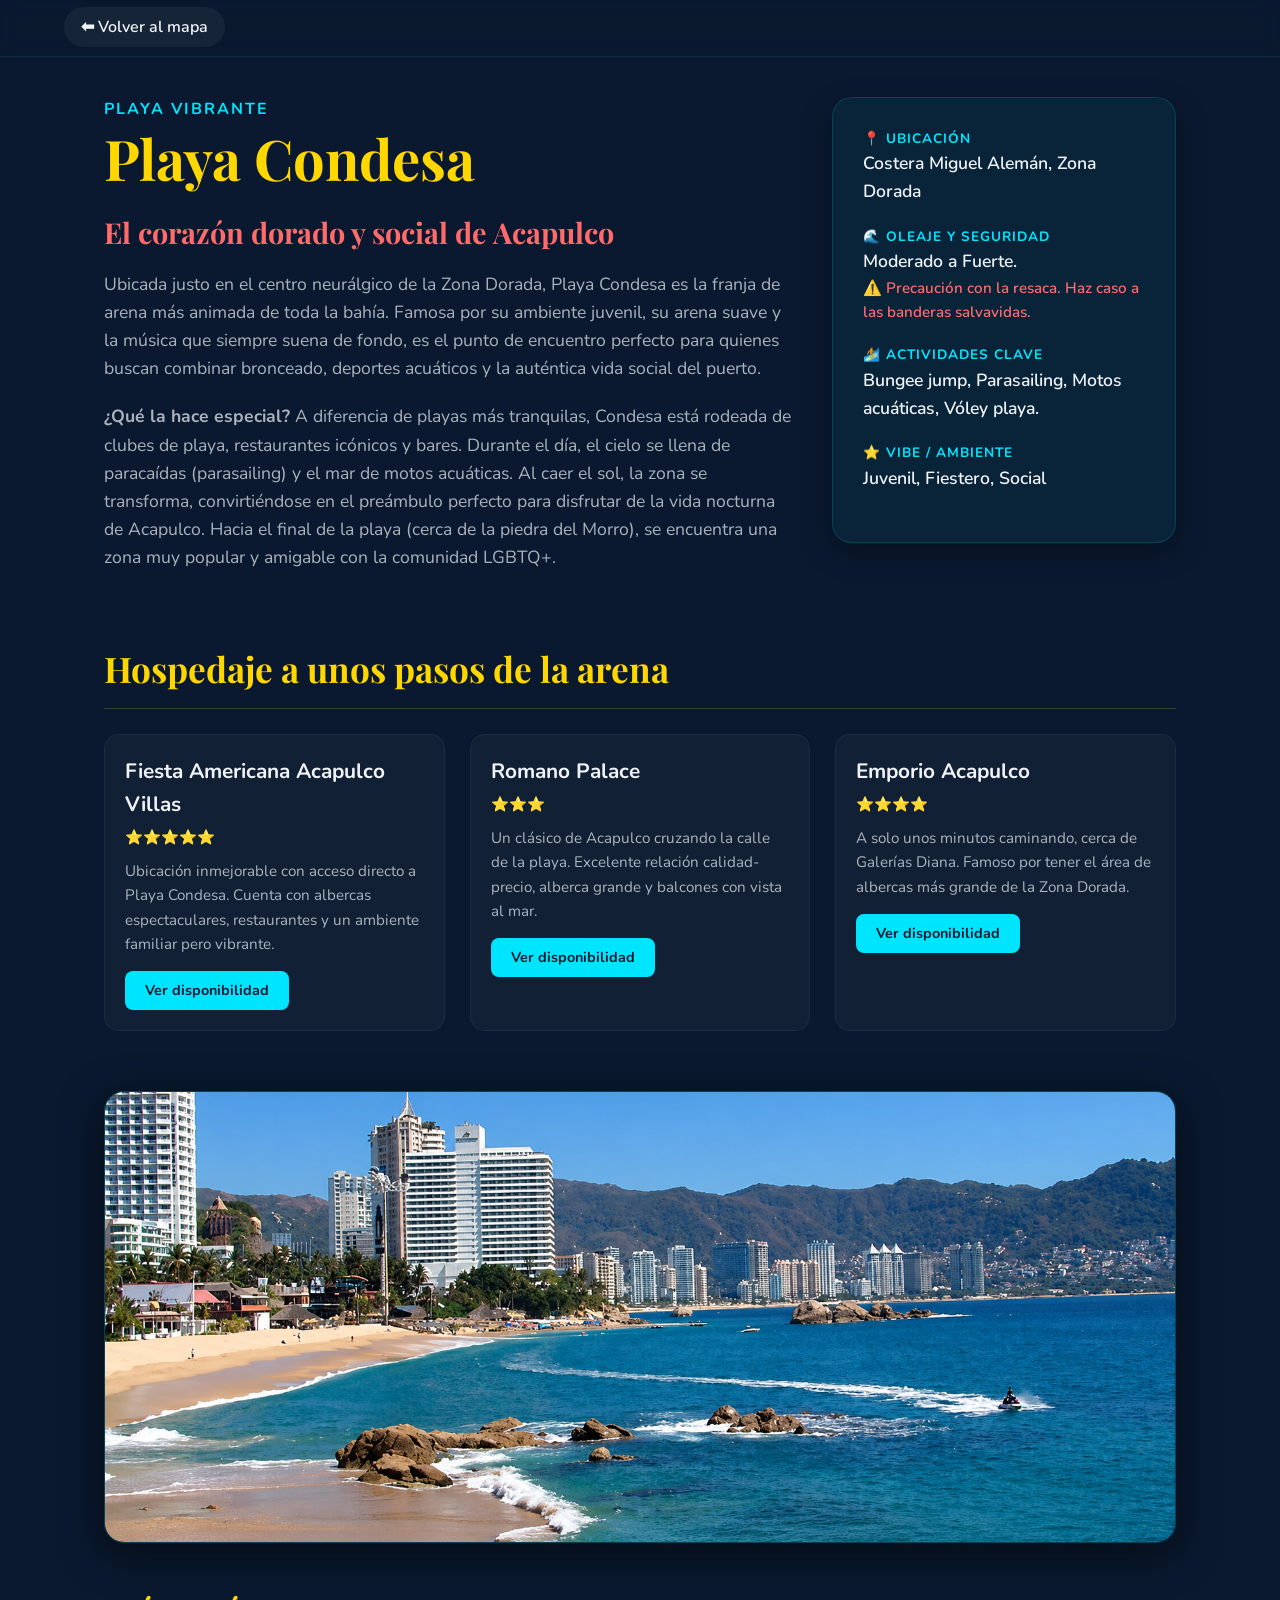
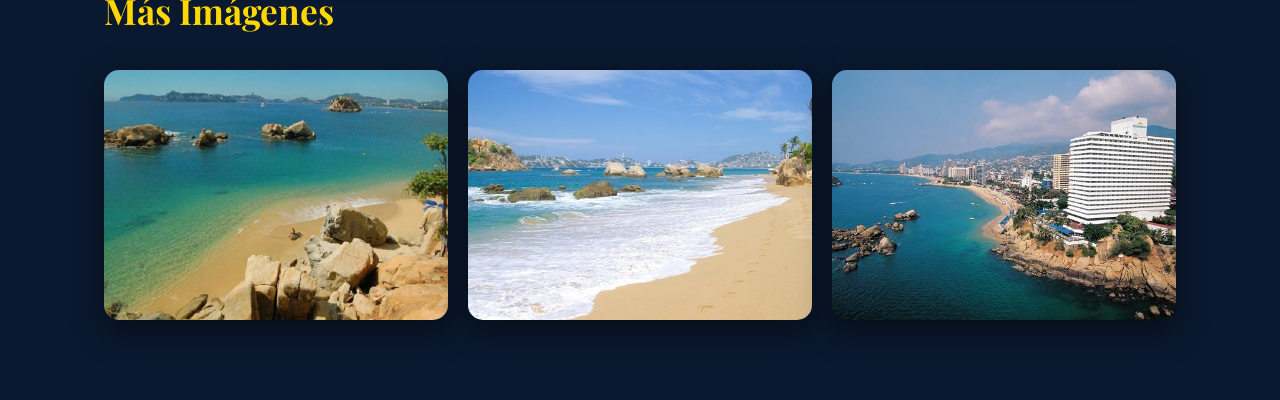
<file: lugares/playa-condesa.html>
<!DOCTYPE html>
<html lang="es">
<head>
  <meta charset="UTF-8">
  <meta name="viewport" content="width=device-width, initial-scale=1.0">
  <title>AcaConnect - Detalle de Playa Condesa</title>
  <link href="https://fonts.googleapis.com/css2?family=Playfair+Display:ital,wght@0,700;1,400&family=Nunito:wght@300;400;600;700&display=swap" rel="stylesheet">
  <style>
    /* NUEVA PALETA DE COLORES: VIBRAS DE PLAYA CONDESA */
    :root {
      --ocean-dark: #0a192f;   /* Azul profundo del mar de noche */
      --sand-gold: #FFD700;    /* Dorado de la arena y el sol */
      --water-cyan: #00E5FF;   /* Cyan vibrante del agua y vida nocturna */
      --coral-sunset: #FF6B6B; /* Tonos rojizos de los atardeceres */
      --dark-card: rgba(0, 229, 255, 0.05); /* Tarjetas con ligero tinte cyan */
      --text-main: #f0f4f8;
      --text-muted: rgba(240, 244, 248, 0.7);
    }

    * { box-sizing: border-box; margin: 0; padding: 0; }

    body {
      font-family: 'Nunito', sans-serif;
      background-color: var(--ocean-dark);
      color: var(--text-main);
      line-height: 1.6;
    }

    /* BARRA SUPERIOR */
    .top-bar {
      padding: 15px 5%;
      background: rgba(10, 25, 47, 0.8);
      position: relative;
      z-index: 10;
      backdrop-filter: blur(8px);
      border-bottom: 1px solid rgba(0, 229, 255, 0.1);
    }
    .btn-back {
      color: var(--text-main);
      text-decoration: none;
      font-weight: 600;
      background: rgba(255,255,255,0.05);
      padding: 8px 16px;
      border-radius: 30px;
      transition: all 0.3s ease;
      border: 1px solid transparent;
    }
    .btn-back:hover { 
      background: rgba(0, 229, 255, 0.1); 
      color: var(--water-cyan); 
      border-color: var(--water-cyan);
    }

    /* CONTENEDOR PRINCIPAL */
    .content-wrapper {
      max-width: 1200px;
      margin: 40px auto 50px; 
      padding: 0 5%;
      display: grid;
      grid-template-columns: 2fr 1fr;
      gap: 40px;
    }

    /* COLUMNA DE TEXTO */
    .main-info .page-subtitle {
      font-size: 1rem;
      color: var(--water-cyan);
      letter-spacing: 2px;
      text-transform: uppercase;
      margin-bottom: 5px;
      font-weight: 700;
    }
    .main-info .page-title {
      font-family: 'Playfair Display', serif;
      font-size: clamp(2.5rem, 5vw, 3.5rem);
      margin-bottom: 10px;
      line-height: 1.1;
      color: var(--sand-gold);
    }
    .main-info h2 {
      font-family: 'Playfair Display', serif;
      font-size: 1.8rem;
      margin: 20px 0 15px;
      color: var(--coral-sunset);
    }
    .main-info p {
      color: var(--text-muted);
      margin-bottom: 20px;
      font-size: 1.1rem;
    }

    /* BARRA LATERAL (DATOS RÁPIDOS) */
    .sidebar {
      background: var(--dark-card);
      padding: 30px;
      border-radius: 20px;
      border: 1px solid rgba(0, 229, 255, 0.15);
      height: fit-content;
      box-shadow: 0 10px 30px rgba(0,0,0,0.3);
    }
    .quick-fact {
      margin-bottom: 20px;
    }
    .quick-fact span {
      display: block;
      font-size: 0.85rem;
      color: var(--water-cyan);
      text-transform: uppercase;
      font-weight: 700;
      letter-spacing: 1px;
    }
    .quick-fact p {
      font-size: 1.1rem;
      font-weight: 600;
      color: var(--text-main);
    }
    .alert-text {
      color: var(--coral-sunset) !important;
      font-size: 0.95rem !important;
    }

    /* SECCIÓN DE HOTELES */
    .hotels-section {
      max-width: 1200px;
      margin: 0 auto 60px;
      padding: 0 5%;
    }
    .hotels-section h2 {
      font-family: 'Playfair Display', serif;
      font-size: 2.2rem;
      color: var(--sand-gold);
      margin-bottom: 25px;
      border-bottom: 1px solid rgba(255, 215, 0, 0.2);
      padding-bottom: 10px;
    }
    .hotels-grid {
      display: grid;
      grid-template-columns: repeat(auto-fit, minmax(300px, 1fr));
      gap: 25px;
    }
    .hotel-card {
      background: rgba(255, 255, 255, 0.03);
      border-radius: 15px;
      padding: 20px;
      border: 1px solid rgba(255, 255, 255, 0.05);
      transition: transform 0.3s ease, border-color 0.3s;
    }
    .hotel-card:hover {
      transform: translateY(-5px);
      border-color: var(--water-cyan);
      background: rgba(0, 229, 255, 0.05);
    }
    .hotel-name {
      font-size: 1.3rem;
      font-weight: 700;
      color: var(--text-main);
      margin-bottom: 5px;
    }
    .hotel-stars { color: var(--sand-gold); font-size: 0.9rem; margin-bottom: 10px; }
    .hotel-desc { font-size: 0.95rem; color: var(--text-muted); margin-bottom: 15px; }
    .btn-book {
      display: inline-block;
      background: var(--water-cyan);
      color: var(--ocean-dark);
      padding: 8px 20px;
      border-radius: 8px;
      text-decoration: none;
      font-weight: 700;
      font-size: 0.9rem;
      transition: background 0.3s;
    }
    .btn-book:hover { background: #00b8cc; }

    /* ESTILO DE LA IMAGEN ALARGADA EN LA GALERÍA */
    .wide-header-container {
      width: 100%;
      height: fit-content;
      overflow: hidden;
      margin-bottom: 40px; 
      border-radius: 20px; 
      box-shadow: 0 10px 40px rgba(0,0,0,0.6);
      border: 1px solid rgba(0, 229, 255, 0.2);
    }
    .wide-header-image {
      width: 100%;
      height: auto;
      display: block;
      max-height: 50vh;
      object-fit: cover;
    }

    /* GALERÍA DE IMÁGENES EXTRA */
    .gallery-section {
      max-width: 1200px;
      margin: 0 auto 80px;
      padding: 0 5%;
    }
    .gallery-section h2 {
      font-family: 'Playfair Display', serif;
      font-size: 2.2rem;
      color: var(--sand-gold);
      margin-bottom: 30px;
    }
    .photo-grid {
      display: grid;
      grid-template-columns: repeat(auto-fit, minmax(250px, 1fr));
      gap: 20px;
    }
    .photo-card {
      border-radius: 15px;
      overflow: hidden;
      height: 250px;
      box-shadow: 0 10px 30px rgba(0,0,0,0.5);
    }
    .photo-card img {
      width: 100%;
      height: 100%;
      object-fit: cover;
      transition: transform 0.4s ease;
    }
    .photo-card img:hover { transform: scale(1.08); }

    /* ADAPTACIÓN PARA CELULARES */
    @media (max-width: 768px) {
      .content-wrapper { grid-template-columns: 1fr; }
      .main-info h2 { font-size: 1.5rem; }
    }
  </style>
</head>
<body>

  <div class="top-bar">
    <a href="/acaconnect/#atracciones" class="btn-back">⬅ Volver al mapa</a>
  </div>

  <main class="content-wrapper">
    
    <article class="main-info">
      <div class="page-subtitle">Playa Vibrante</div>
      <h1 class="page-title">Playa Condesa</h1>
      <h2>El corazón dorado y social de Acapulco</h2>
      <p>
        Ubicada justo en el centro neurálgico de la Zona Dorada, Playa Condesa es la franja de arena más animada de toda la bahía. Famosa por su ambiente juvenil, su arena suave y la música que siempre suena de fondo, es el punto de encuentro perfecto para quienes buscan combinar bronceado, deportes acuáticos y la auténtica vida social del puerto.
      </p>
      <p>
        <strong>¿Qué la hace especial?</strong> A diferencia de playas más tranquilas, Condesa está rodeada de clubes de playa, restaurantes icónicos y bares. Durante el día, el cielo se llena de paracaídas (parasailing) y el mar de motos acuáticas. Al caer el sol, la zona se transforma, convirtiéndose en el preámbulo perfecto para disfrutar de la vida nocturna de Acapulco. Hacia el final de la playa (cerca de la piedra del Morro), se encuentra una zona muy popular y amigable con la comunidad LGBTQ+.
      </p>
    </article>

    <aside class="sidebar">
      <div class="quick-fact">
        <span>📍 Ubicación</span>
        <p>Costera Miguel Alemán, Zona Dorada</p>
      </div>
      <div class="quick-fact">
        <span>🌊 Oleaje y Seguridad</span>
        <p>Moderado a Fuerte.</p>
        <p class="alert-text">⚠️ Precaución con la resaca. Haz caso a las banderas salvavidas.</p>
      </div>
      <div class="quick-fact">
        <span>🏄 Actividades Clave</span>
        <p>Bungee jump, Parasailing, Motos acuáticas, Vóley playa.</p>
      </div>
      <div class="quick-fact">
        <span>⭐ Vibe / Ambiente</span>
        <p>Juvenil, Fiestero, Social</p>
      </div>
    </aside>

  </main>

  <section class="hotels-section">
    <h2>Hospedaje a unos pasos de la arena</h2>
    <div class="hotels-grid">
      
      <div class="hotel-card">
        <div class="hotel-name">Fiesta Americana Acapulco Villas</div>
        <div class="hotel-stars">⭐⭐⭐⭐⭐</div>
        <p class="hotel-desc">Ubicación inmejorable con acceso directo a Playa Condesa. Cuenta con albercas espectaculares, restaurantes y un ambiente familiar pero vibrante.</p>
        <a href="#" class="btn-book">Ver disponibilidad</a>
      </div>

      <div class="hotel-card">
        <div class="hotel-name">Romano Palace</div>
        <div class="hotel-stars">⭐⭐⭐</div>
        <p class="hotel-desc">Un clásico de Acapulco cruzando la calle de la playa. Excelente relación calidad-precio, alberca grande y balcones con vista al mar.</p>
        <a href="#" class="btn-book">Ver disponibilidad</a>
      </div>

      <div class="hotel-card">
        <div class="hotel-name">Emporio Acapulco</div>
        <div class="hotel-stars">⭐⭐⭐⭐</div>
        <p class="hotel-desc">A solo unos minutos caminando, cerca de Galerías Diana. Famoso por tener el área de albercas más grande de la Zona Dorada.</p>
        <a href="#" class="btn-book">Ver disponibilidad</a>
      </div>

    </div>
  </section>

  <section class="gallery-section">
    
    <div class="wide-header-container">
      <img src="../imagenes/Playa_Condesa_Baner.png" class="wide-header-image" alt="Vista panorámica de Playa Condesa">
    </div>

    <h2>Más Imágenes</h2>
    <div class="photo-grid">
      <div class="photo-card">
        <img src="../imagenes/condesa1.jpg" alt="Actividades acuáticas en Condesa">
      </div>
      <div class="photo-card">
        <img src="../imagenes/condesa2.jpg" alt="Clubes a pie de playa">
      </div>
      <div class="photo-card">
        <img src="../imagenes/condesa3.jpg" alt="Atardecer con vista a la bahía">
      </div>
    </div>
  </section>

</body>
</html>
</file>
